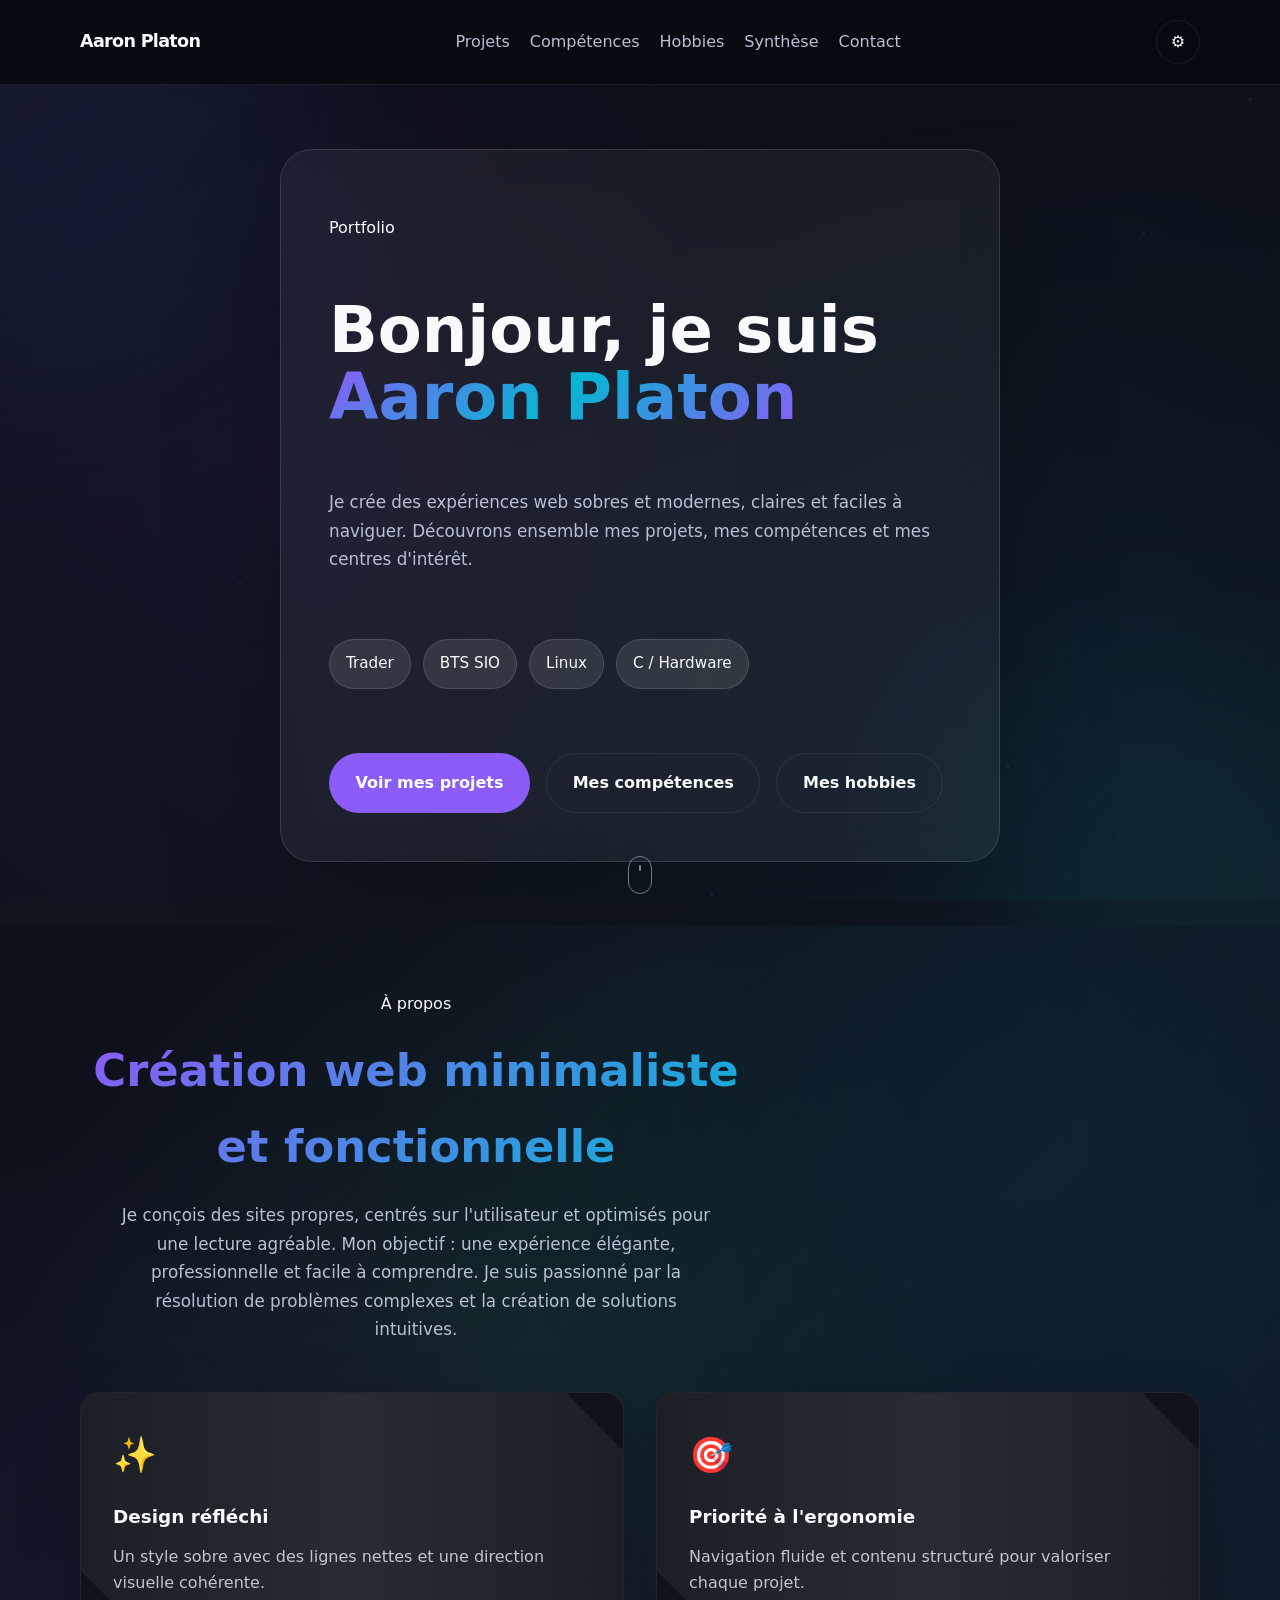
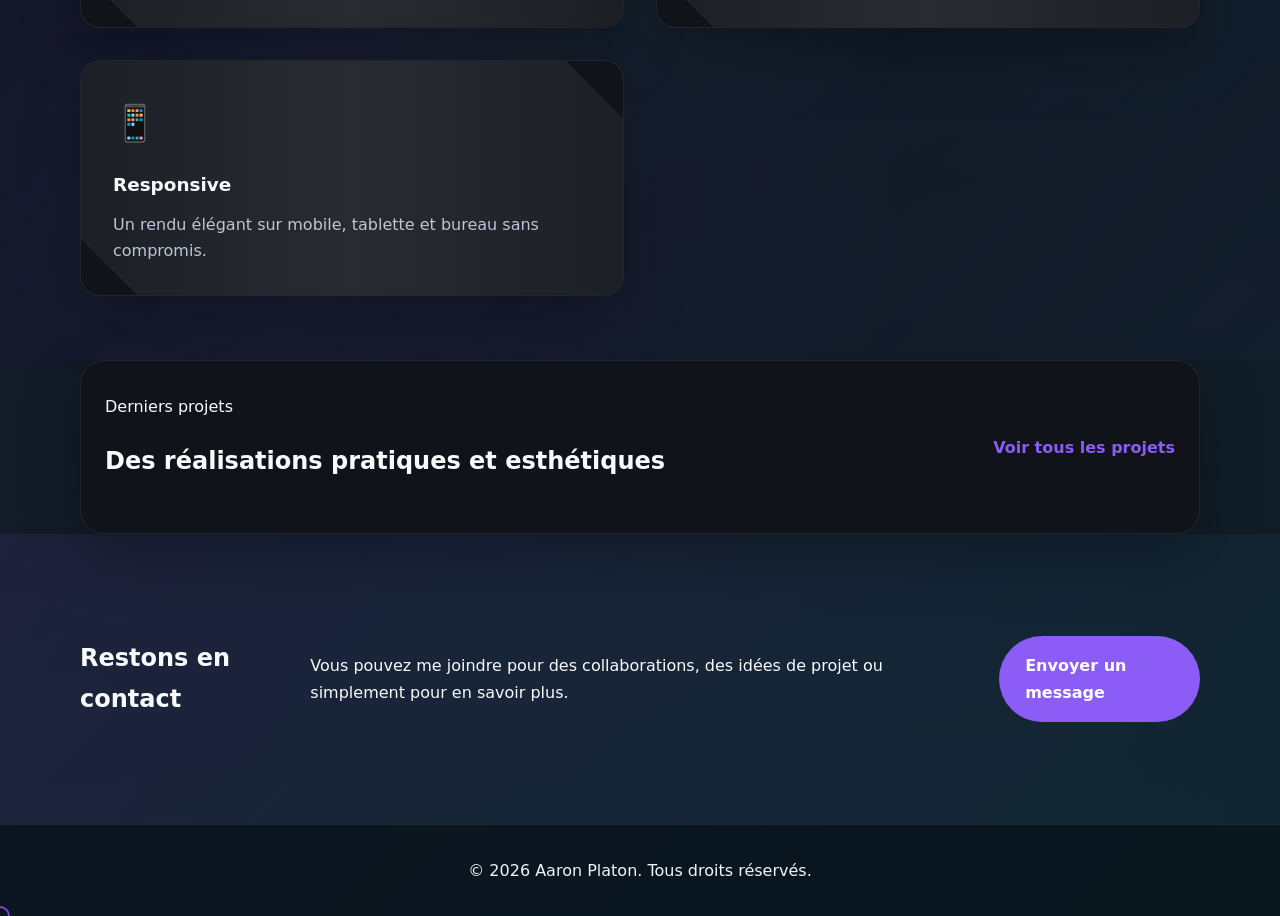
<file: index.html>
<!DOCTYPE html>
<html lang="fr">
  <head>
    <meta charset="UTF-8" />
    <meta name="viewport" content="width=device-width, initial-scale=1.0" />
    <title>Aaron Platon - Portfolio</title>
    <link rel="stylesheet" href="styles.css" />
    <script src="script.js" defer></script>
  </head>
  <body data-theme="dark">
    <header class="site-header">
      <div class="container header-inner">
        <a class="brand" href="index.html">Aaron Platon</a>
        <nav class="nav-menu">
          <a href="projects.html">Projets</a>
          <a href="skills.html">Compétences</a>
          <a href="hobbies.html">Hobbies</a>
          <a href="fiche-synthese.html">Synthèse</a>
          <a href="#contact">Contact</a>
        </nav>
        <div class="settings-menu">
          <button class="settings-button" type="button" aria-label="Ouvrir paramètres">
            ⚙️
          </button>
          <div class="settings-panel" aria-hidden="true">
            <div class="settings-header">
              <span>Paramètres</span>
              <button class="settings-close" type="button" aria-label="Fermer paramètres">×</button>
            </div>
            <div class="settings-item">
              <p>Thème</p>
              <button class="theme-toggle" type="button" aria-label="Basculer thème">
                <span class="theme-icon">🌙</span>
                <span class="theme-label">Mode sombre</span>
              </button>
            </div>
          </div>
        </div>
      </div>
    </header>

    <main>
      <section class="hero">
        <div class="hero-bg">
          <div class="hero-blob blob-1"></div>
          <div class="hero-blob blob-2"></div>
          <div class="hero-blob blob-3"></div>
          <div class="particles"></div>
        </div>
        <div class="container hero-content">
          <p class="eyebrow">Portfolio</p>
          <h1 class="hero-title">
            Bonjour, je suis <span class="gradient-text">Aaron Platon</span>
          </h1>
          <p class="hero-subtitle">
            Je crée des expériences web sobres et modernes, claires et faciles à naviguer.
            Découvrons ensemble mes projets, mes compétences et mes centres d'intérêt.
          </p>
          <div class="hero-badges">
            <span class="hero-badge">Trader</span>
            <span class="hero-badge">BTS SIO</span>
            <span class="hero-badge">Linux</span>
            <span class="hero-badge">C / Hardware</span>
          </div>
          <div class="hero-actions">
            <a class="btn btn-primary" href="projects.html">Voir mes projets</a>
            <a class="btn btn-secondary" href="skills.html">Mes compétences</a>
            <a class="btn btn-secondary" href="hobbies.html">Mes hobbies</a>
          </div>
        </div>
        <div class="scroll-indicator">
          <div class="mouse"></div>
        </div>
      </section>

      <section class="about">
        <div class="container">
          <div class="section-header">
            <span>À propos</span>
            <h2>Création web minimaliste et fonctionnelle</h2>

            <p>Je conçois des sites propres, centrés sur l'utilisateur et optimisés pour une lecture agréable. Mon objectif : une expérience élégante, professionnelle et facile à comprendre. Je suis passionné par la résolution de problèmes complexes et la création de solutions intuitives.</p>
          </div>
          <div class="about-grid">
            <article class="about-card">
              <div class="about-icon">✨</div>
              <h3>Design réfléchi</h3>
              <p>Un style sobre avec des lignes nettes et une direction visuelle cohérente.</p>
            </article>
            <article class="about-card">
              <div class="about-icon">🎯</div>
              <h3>Priorité à l'ergonomie</h3>
              <p>Navigation fluide et contenu structuré pour valoriser chaque projet.</p>
            </article>
            <article class="about-card">
              <div class="about-icon">📱</div>
              <h3>Responsive</h3>
              <p>Un rendu élégant sur mobile, tablette et bureau sans compromis.</p>
            </article>
          </div>
          <!-- Ajout d'une image ici si vous le souhaitez -->
          <!-- <img src="votre-image.jpg" alt="Photo de Aaron Platon" class="about-image"> -->
        </div>
      </section>

      <section class="featured">
        <div class="container featured-inner">
          <div>
            <span>Derniers projets</span>
            <h2>Des réalisations pratiques et esthétiques</h2>
          </div>
          <a class="text-link" href="projects.html">Voir tous les projets</a>
        </div>
      </section>

      <section class="contact" id="contact">
        <div class="container contact-inner">
          <h2>Restons en contact</h2>
          <p>
            Vous pouvez me joindre pour des collaborations, des idées de projet ou simplement pour en savoir plus.
          </p>
          <a class="btn btn-primary" href="mailto:pltn.aaronpro@free.fr">Envoyer un message</a>
        </div>
      </section>
    </main>

    <footer class="site-footer">
      <div class="container footer-inner">
        <p>&copy; 2026 Aaron Platon. Tous droits réservés.</p>
      </div>
    </footer>
  </body>
</html>
</file>
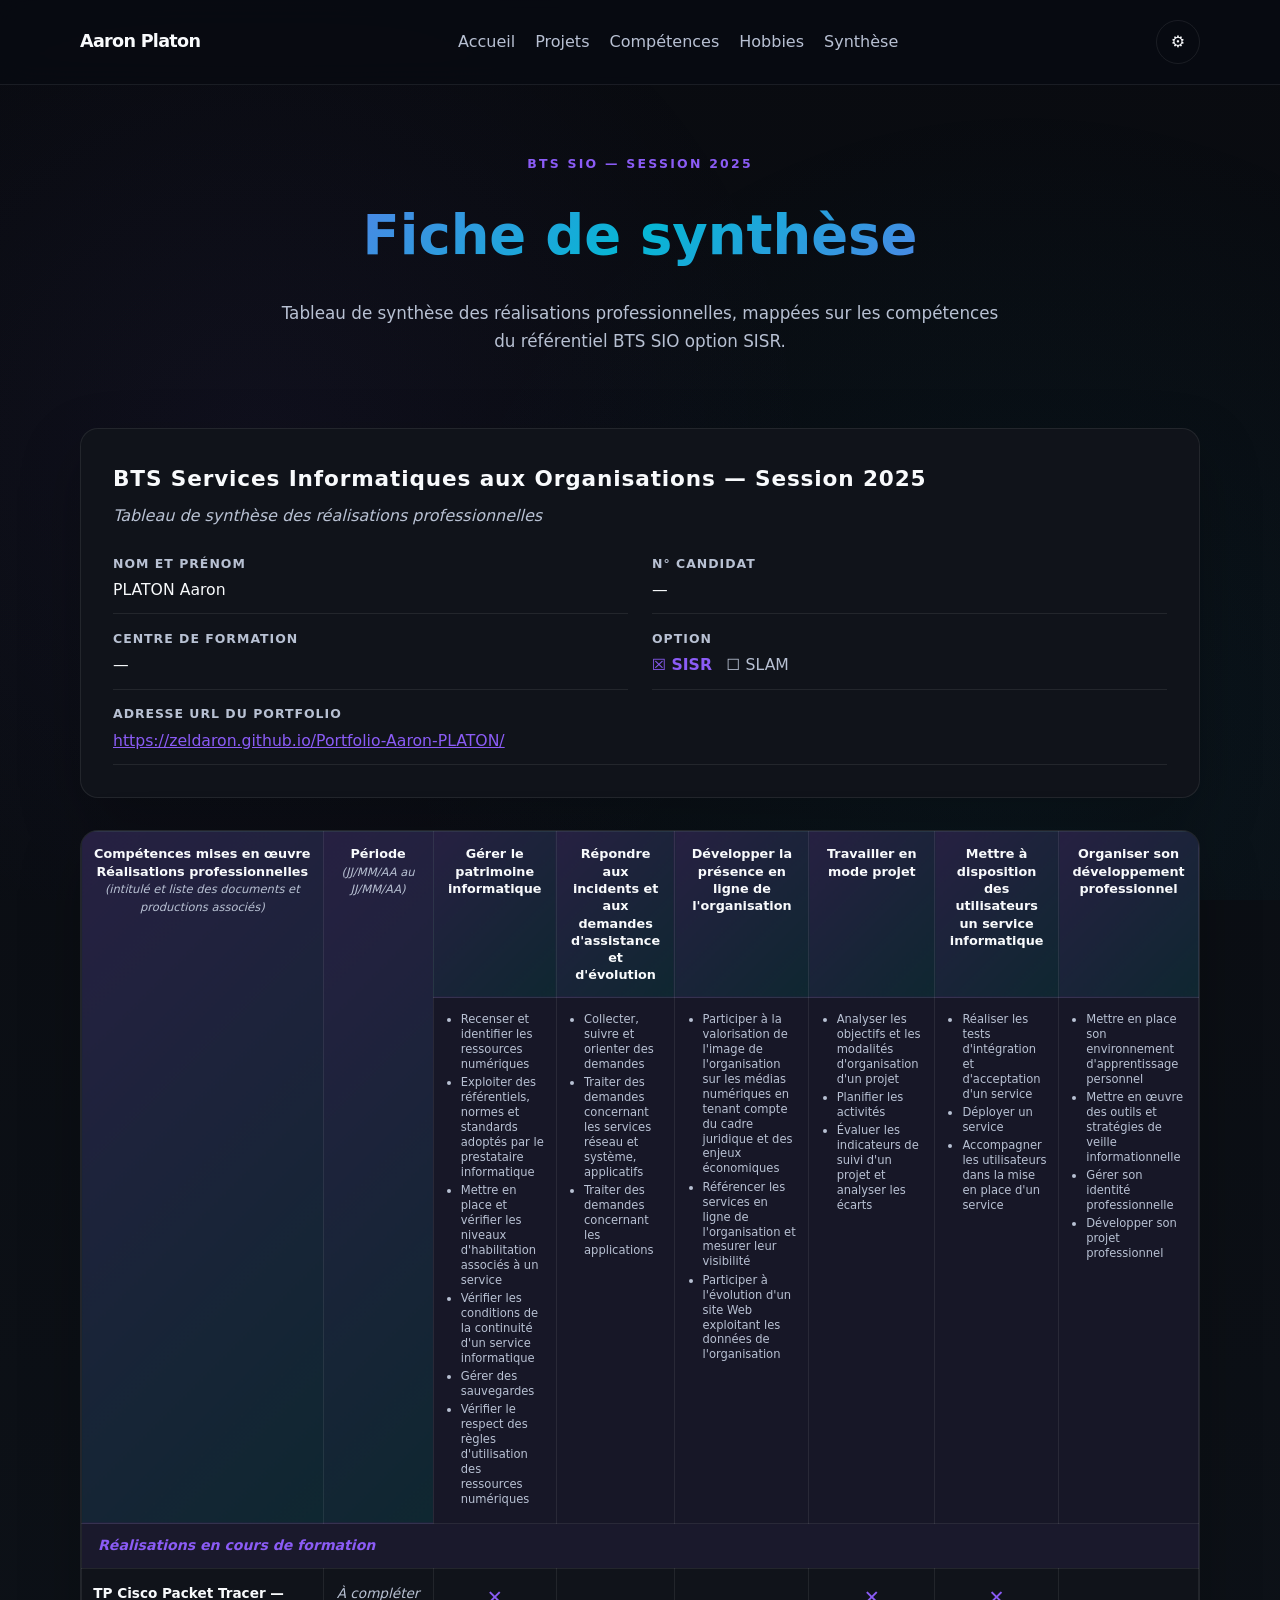
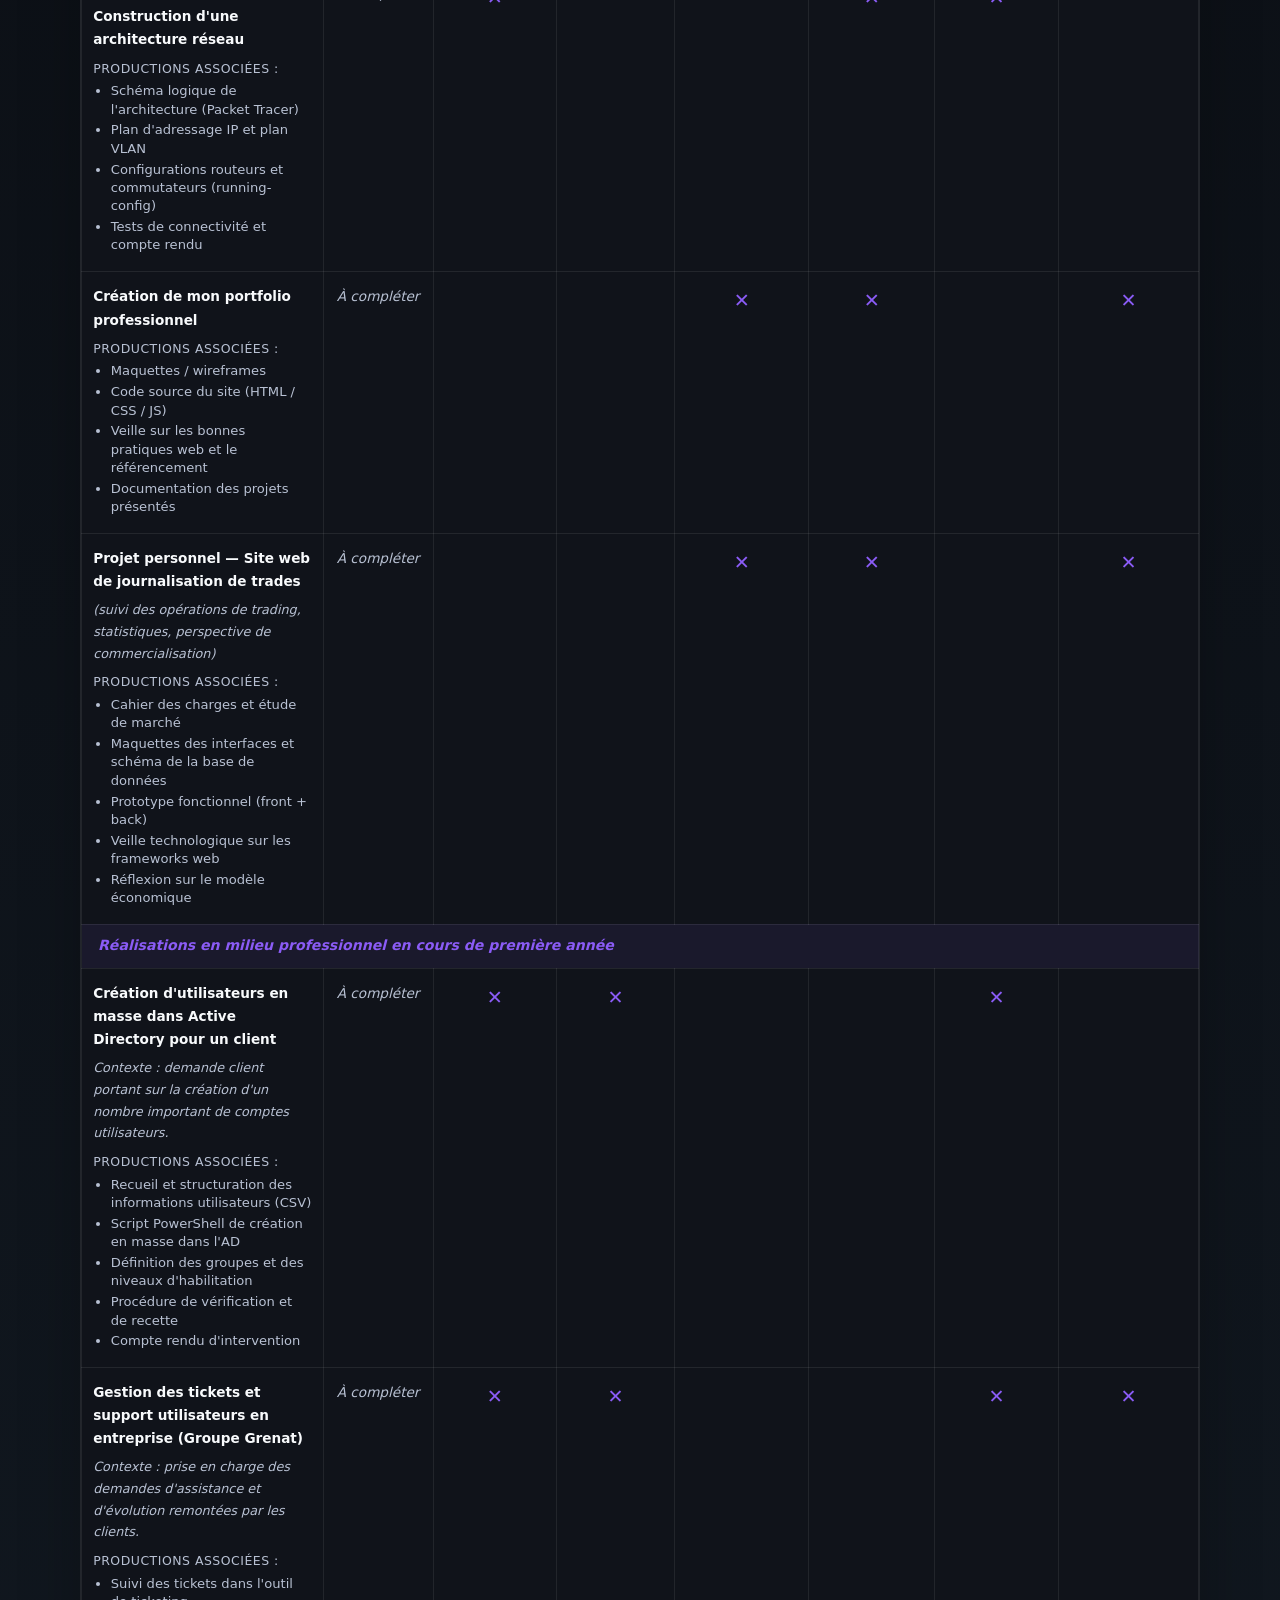
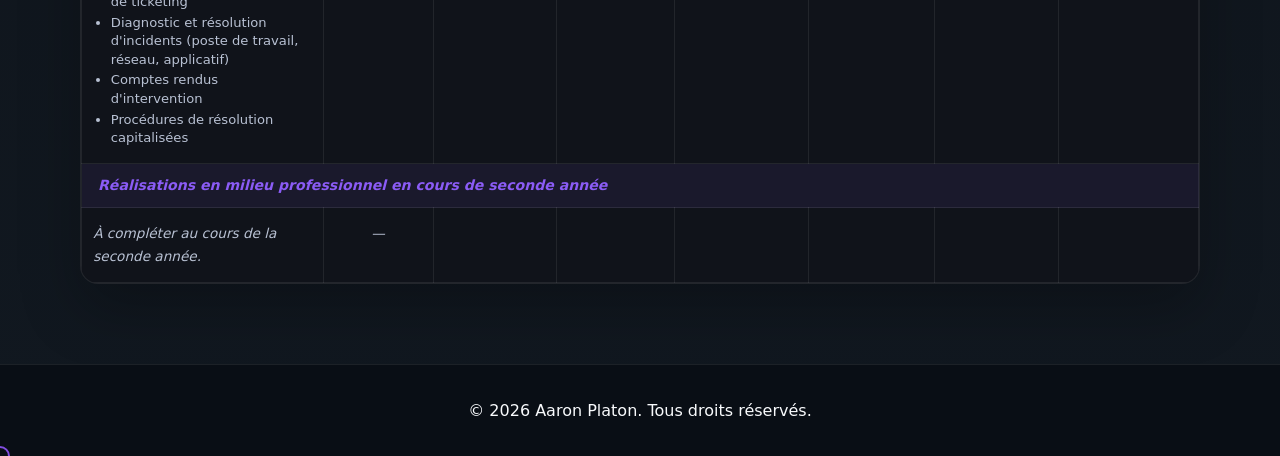
<file: fiche-synthese.html>
<!DOCTYPE html>
<html lang="fr">
  <head>
    <meta charset="UTF-8" />
    <meta name="viewport" content="width=device-width, initial-scale=1.0" />
    <title>Fiche de synthèse - Aaron Platon</title>
    <link rel="stylesheet" href="styles.css" />
    <script src="script.js" defer></script>
  </head>
  <body data-theme="dark">
    <header class="site-header">
      <div class="container header-inner">
        <a class="brand" href="index.html">Aaron Platon</a>
        <nav class="nav-menu">
          <a href="index.html">Accueil</a>
          <a href="projects.html">Projets</a>
          <a href="skills.html">Compétences</a>
          <a href="hobbies.html">Hobbies</a>
          <a href="fiche-synthese.html">Synthèse</a>
        </nav>
        <div class="settings-menu">
          <button class="settings-button" type="button" aria-label="Ouvrir paramètres">
            ⚙️
          </button>
          <div class="settings-panel" aria-hidden="true">
            <div class="settings-header">
              <span>Paramètres</span>
              <button class="settings-close" type="button" aria-label="Fermer paramètres">×</button>
            </div>
            <div class="settings-item">
              <p>Thème</p>
              <button class="theme-toggle" type="button" aria-label="Basculer thème">
                <span class="theme-icon">🌙</span>
                <span class="theme-label">Mode sombre</span>
              </button>
            </div>
          </div>
        </div>
      </div>
    </header>

    <main>
      <section class="page-hero">
        <div class="container">
          <span>BTS SIO — Session 2025</span>
          <h1>Fiche de synthèse</h1>
          <p>Tableau de synthèse des réalisations professionnelles, mappées sur les compétences du référentiel BTS SIO option SISR.</p>
        </div>
      </section>

      <section class="synthese">
        <div class="container">
          <div class="synthese-header">
            <h2>BTS Services Informatiques aux Organisations — Session 2025</h2>
            <p class="synthese-sub">Tableau de synthèse des réalisations professionnelles</p>
            <dl class="synthese-meta">
              <div><dt>NOM et prénom</dt><dd>PLATON Aaron</dd></div>
              <div><dt>N° candidat</dt><dd>—</dd></div>
              <div><dt>Centre de formation</dt><dd>—</dd></div>
              <div><dt>Option</dt><dd><span class="opt opt-checked">☒ SISR</span> <span class="opt">☐ SLAM</span></dd></div>
              <div class="synthese-meta-full"><dt>Adresse URL du portfolio</dt><dd><a href="https://zeldaron.github.io/Portfolio-Aaron-PLATON/">https://zeldaron.github.io/Portfolio-Aaron-PLATON/</a></dd></div>
            </dl>
          </div>

          <div class="synthese-table-wrap">
            <table class="synthese-table">
              <thead>
                <tr>
                  <th class="col-realisation" rowspan="2">
                    Compétences mises en œuvre<br>
                    Réalisations professionnelles<br>
                    <span class="th-sub">(intitulé et liste des documents et productions associés)</span>
                  </th>
                  <th class="col-periode" rowspan="2">Période<br><span class="th-sub">(JJ/MM/AA au JJ/MM/AA)</span></th>
                  <th>Gérer le patrimoine informatique</th>
                  <th>Répondre aux incidents et aux demandes d'assistance et d'évolution</th>
                  <th>Développer la présence en ligne de l'organisation</th>
                  <th>Travailler en mode projet</th>
                  <th>Mettre à disposition des utilisateurs un service informatique</th>
                  <th>Organiser son développement professionnel</th>
                </tr>
                <tr class="th-detail-row">
                  <th><ul><li>Recenser et identifier les ressources numériques</li><li>Exploiter des référentiels, normes et standards adoptés par le prestataire informatique</li><li>Mettre en place et vérifier les niveaux d'habilitation associés à un service</li><li>Vérifier les conditions de la continuité d'un service informatique</li><li>Gérer des sauvegardes</li><li>Vérifier le respect des règles d'utilisation des ressources numériques</li></ul></th>
                  <th><ul><li>Collecter, suivre et orienter des demandes</li><li>Traiter des demandes concernant les services réseau et système, applicatifs</li><li>Traiter des demandes concernant les applications</li></ul></th>
                  <th><ul><li>Participer à la valorisation de l'image de l'organisation sur les médias numériques en tenant compte du cadre juridique et des enjeux économiques</li><li>Référencer les services en ligne de l'organisation et mesurer leur visibilité</li><li>Participer à l'évolution d'un site Web exploitant les données de l'organisation</li></ul></th>
                  <th><ul><li>Analyser les objectifs et les modalités d'organisation d'un projet</li><li>Planifier les activités</li><li>Évaluer les indicateurs de suivi d'un projet et analyser les écarts</li></ul></th>
                  <th><ul><li>Réaliser les tests d'intégration et d'acceptation d'un service</li><li>Déployer un service</li><li>Accompagner les utilisateurs dans la mise en place d'un service</li></ul></th>
                  <th><ul><li>Mettre en place son environnement d'apprentissage personnel</li><li>Mettre en œuvre des outils et stratégies de veille informationnelle</li><li>Gérer son identité professionnelle</li><li>Développer son projet professionnel</li></ul></th>
                </tr>
              </thead>
              <tbody>
                <tr class="row-section"><td colspan="8"><em>Réalisations en cours de formation</em></td></tr>

                <tr>
                  <td class="cell-realisation">
                    <strong>TP Cisco Packet Tracer — Construction d'une architecture réseau</strong>
                    <span class="prod">Productions associées :</span>
                    <ul>
                      <li>Schéma logique de l'architecture (Packet Tracer)</li>
                      <li>Plan d'adressage IP et plan VLAN</li>
                      <li>Configurations routeurs et commutateurs (running-config)</li>
                      <li>Tests de connectivité et compte rendu</li>
                    </ul>
                  </td>
                  <td class="cell-periode">À compléter</td>
                  <td class="mark">✕</td>
                  <td></td>
                  <td></td>
                  <td class="mark">✕</td>
                  <td class="mark">✕</td>
                  <td></td>
                </tr>

                <tr>
                  <td class="cell-realisation">
                    <strong>Création de mon portfolio professionnel</strong>
                    <span class="prod">Productions associées :</span>
                    <ul>
                      <li>Maquettes / wireframes</li>
                      <li>Code source du site (HTML / CSS / JS)</li>
                      <li>Veille sur les bonnes pratiques web et le référencement</li>
                      <li>Documentation des projets présentés</li>
                    </ul>
                  </td>
                  <td class="cell-periode">À compléter</td>
                  <td></td>
                  <td></td>
                  <td class="mark">✕</td>
                  <td class="mark">✕</td>
                  <td></td>
                  <td class="mark">✕</td>
                </tr>

                <tr>
                  <td class="cell-realisation">
                    <strong>Projet personnel — Site web de journalisation de trades</strong>
                    <span class="ctx">(suivi des opérations de trading, statistiques, perspective de commercialisation)</span>
                    <span class="prod">Productions associées :</span>
                    <ul>
                      <li>Cahier des charges et étude de marché</li>
                      <li>Maquettes des interfaces et schéma de la base de données</li>
                      <li>Prototype fonctionnel (front + back)</li>
                      <li>Veille technologique sur les frameworks web</li>
                      <li>Réflexion sur le modèle économique</li>
                    </ul>
                  </td>
                  <td class="cell-periode">À compléter</td>
                  <td></td>
                  <td></td>
                  <td class="mark">✕</td>
                  <td class="mark">✕</td>
                  <td></td>
                  <td class="mark">✕</td>
                </tr>

                <tr class="row-section"><td colspan="8"><em>Réalisations en milieu professionnel en cours de première année</em></td></tr>

                <tr>
                  <td class="cell-realisation">
                    <strong>Création d'utilisateurs en masse dans Active Directory pour un client</strong>
                    <span class="ctx">Contexte : demande client portant sur la création d'un nombre important de comptes utilisateurs.</span>
                    <span class="prod">Productions associées :</span>
                    <ul>
                      <li>Recueil et structuration des informations utilisateurs (CSV)</li>
                      <li>Script PowerShell de création en masse dans l'AD</li>
                      <li>Définition des groupes et des niveaux d'habilitation</li>
                      <li>Procédure de vérification et de recette</li>
                      <li>Compte rendu d'intervention</li>
                    </ul>
                  </td>
                  <td class="cell-periode">À compléter</td>
                  <td class="mark">✕</td>
                  <td class="mark">✕</td>
                  <td></td>
                  <td></td>
                  <td class="mark">✕</td>
                  <td></td>
                </tr>

                <tr>
                  <td class="cell-realisation">
                    <strong>Gestion des tickets et support utilisateurs en entreprise (Groupe Grenat)</strong>
                    <span class="ctx">Contexte : prise en charge des demandes d'assistance et d'évolution remontées par les clients.</span>
                    <span class="prod">Productions associées :</span>
                    <ul>
                      <li>Suivi des tickets dans l'outil de ticketing</li>
                      <li>Diagnostic et résolution d'incidents (poste de travail, réseau, applicatif)</li>
                      <li>Comptes rendus d'intervention</li>
                      <li>Procédures de résolution capitalisées</li>
                    </ul>
                  </td>
                  <td class="cell-periode">À compléter</td>
                  <td class="mark">✕</td>
                  <td class="mark">✕</td>
                  <td></td>
                  <td></td>
                  <td class="mark">✕</td>
                  <td class="mark">✕</td>
                </tr>

                <tr class="row-section"><td colspan="8"><em>Réalisations en milieu professionnel en cours de seconde année</em></td></tr>
                <tr class="row-empty">
                  <td class="cell-realisation"><em>À compléter au cours de la seconde année.</em></td>
                  <td class="cell-periode">—</td>
                  <td></td><td></td><td></td><td></td><td></td><td></td>
                </tr>
              </tbody>
            </table>
          </div>
        </div>
      </section>
    </main>

    <footer class="site-footer">
      <div class="container footer-inner">
        <p>&copy; 2026 Aaron Platon. Tous droits réservés.</p>
      </div>
    </footer>
  </body>
</html>
</file>
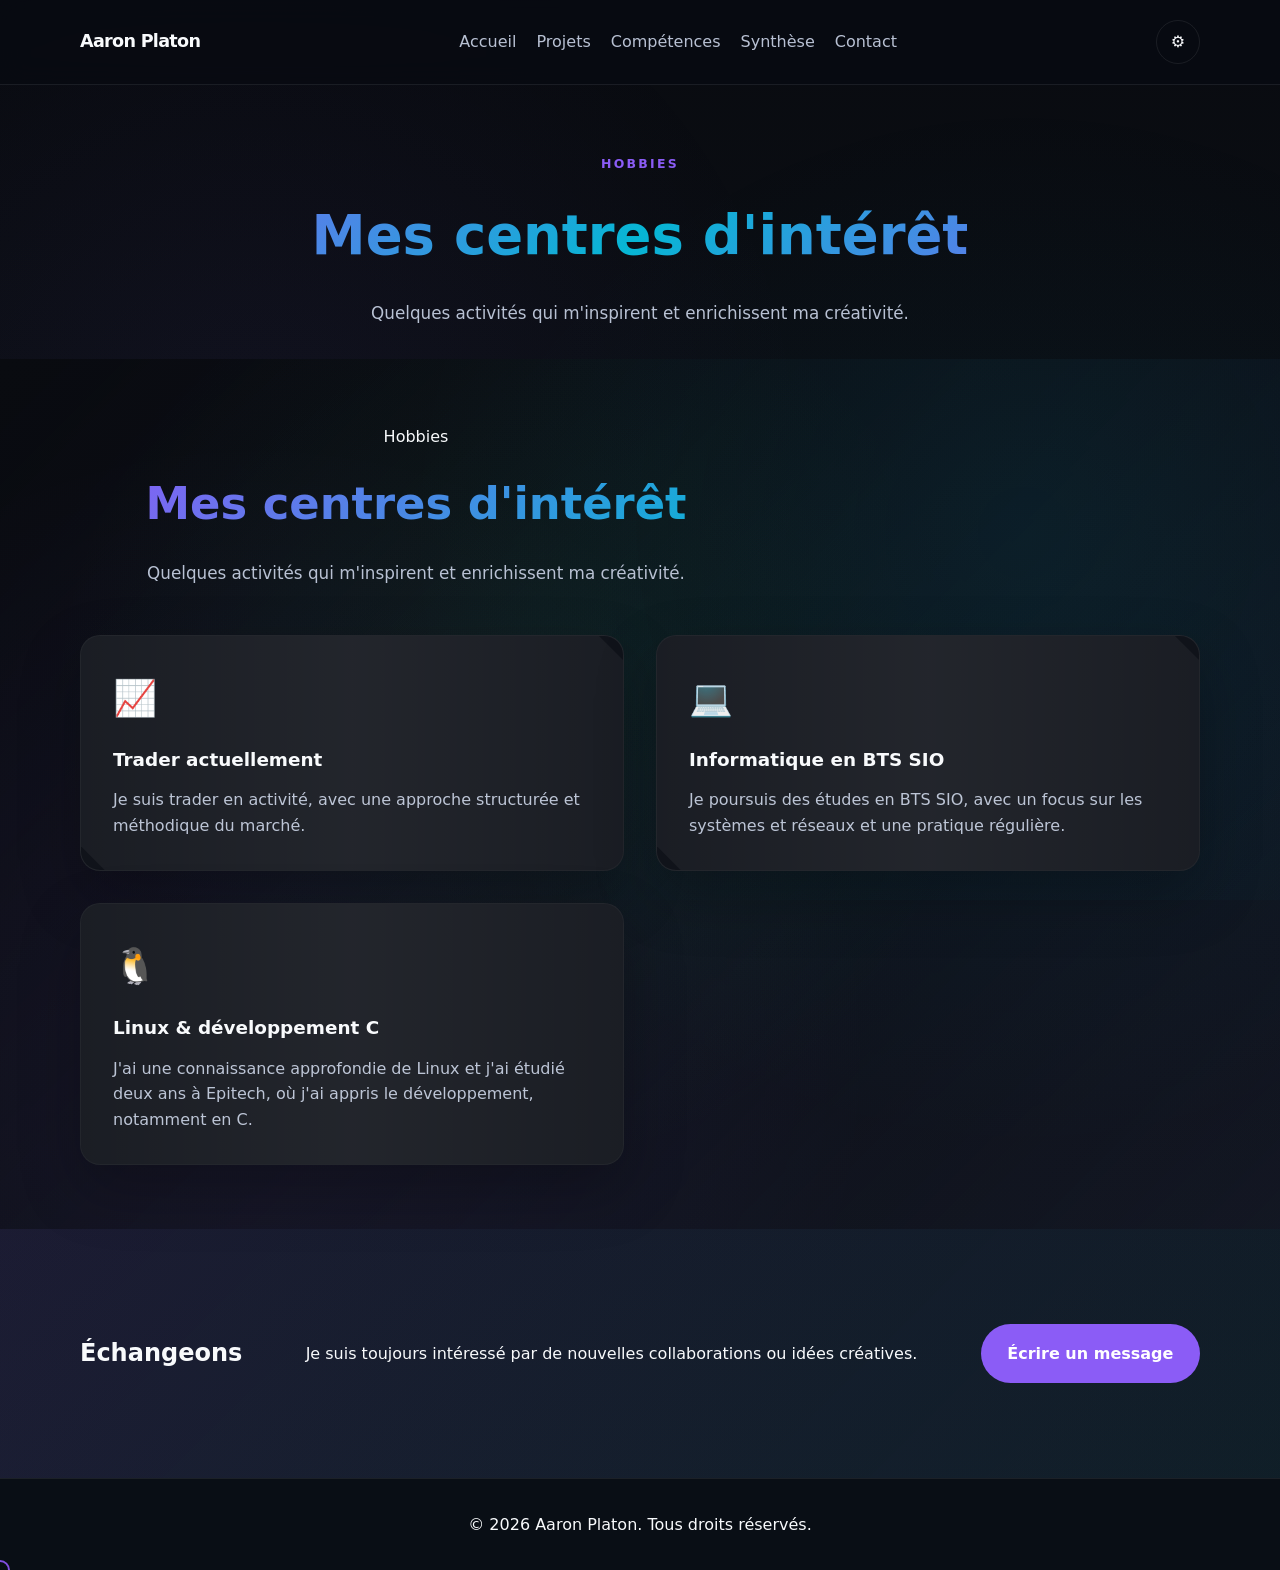
<file: hobbies.html>
<!DOCTYPE html>
<html lang="fr">
  <head>
    <meta charset="UTF-8" />
    <meta name="viewport" content="width=device-width, initial-scale=1.0" />
    <title>Hobbies - Aaron Platon</title>
    <link rel="stylesheet" href="styles.css" />
    <script src="script.js" defer></script>
  </head>
  <body data-theme="dark">
    <header class="site-header">
      <div class="container header-inner">
        <a class="brand" href="index.html">Aaron Platon</a>
        <nav class="nav-menu">
          <a href="index.html">Accueil</a>
          <a href="projects.html">Projets</a>
          <a href="skills.html">Compétences</a>
          <a href="fiche-synthese.html">Synthèse</a>
          <a href="#contact">Contact</a>
        </nav>
        <div class="settings-menu">
          <button class="settings-button" type="button" aria-label="Ouvrir paramètres">
            ⚙️
          </button>
          <div class="settings-panel" aria-hidden="true">
            <div class="settings-header">
              <span>Paramètres</span>
              <button class="settings-close" type="button" aria-label="Fermer paramètres">×</button>
            </div>
            <div class="settings-item">
              <p>Thème</p>
              <button class="theme-toggle" type="button" aria-label="Basculer thème">
                <span class="theme-icon">🌙</span>
                <span class="theme-label">Mode sombre</span>
              </button>
            </div>
          </div>
        </div>
      </div>
    </header>

    <main>
      <section class="page-hero">
        <div class="container">
          <span>Hobbies</span>
          <h1>Mes centres d'intérêt</h1>
          <p>Quelques activités qui m'inspirent et enrichissent ma créativité.</p>
        </div>
      </section>

      <section class="hobbies">
        <div class="container">
          <div class="section-header">
            <span>Hobbies</span>
            <h2>Mes centres d'intérêt</h2>
            <p>Quelques activités qui m'inspirent et enrichissent ma créativité.</p>
          </div>
          <div class="hobbies-grid">
            <article class="hobby-card">
              <div class="hobby-icon">📈</div>
              <div class="hobby-content">
                <h3>Trader actuellement</h3>
                <p>Je suis trader en activité, avec une approche structurée et méthodique du marché.</p>
              </div>
            </article>
            <article class="hobby-card">
              <div class="hobby-icon">💻</div>
              <div class="hobby-content">
                <h3>Informatique en BTS SIO</h3>
                <p>Je poursuis des études en BTS SIO, avec un focus sur les systèmes et réseaux et une pratique régulière.</p>
              </div>
            </article>
            <article class="hobby-card">
              <div class="hobby-icon">🐧</div>
              <div class="hobby-content">
                <h3>Linux & développement C</h3>
                <p>J'ai une connaissance approfondie de Linux et j'ai étudié deux ans à Epitech, où j'ai appris le développement, notamment en C.</p>
              </div>
            </article>
          </div>
        </div>
      </section>

      <section class="contact" id="contact">
        <div class="container contact-inner">
          <h2>Échangeons</h2>
          <p>Je suis toujours intéressé par de nouvelles collaborations ou idées créatives.</p>
          <a class="btn btn-primary" href="mailto:pltn.aaronpro@free.fr">Écrire un message</a>
        </div>
      </section>
    </main>

    <footer class="site-footer">
      <div class="container footer-inner">
        <p>&copy; 2026 Aaron Platon. Tous droits réservés.</p>
      </div>
    </footer>
  </body>
</html>
</file>
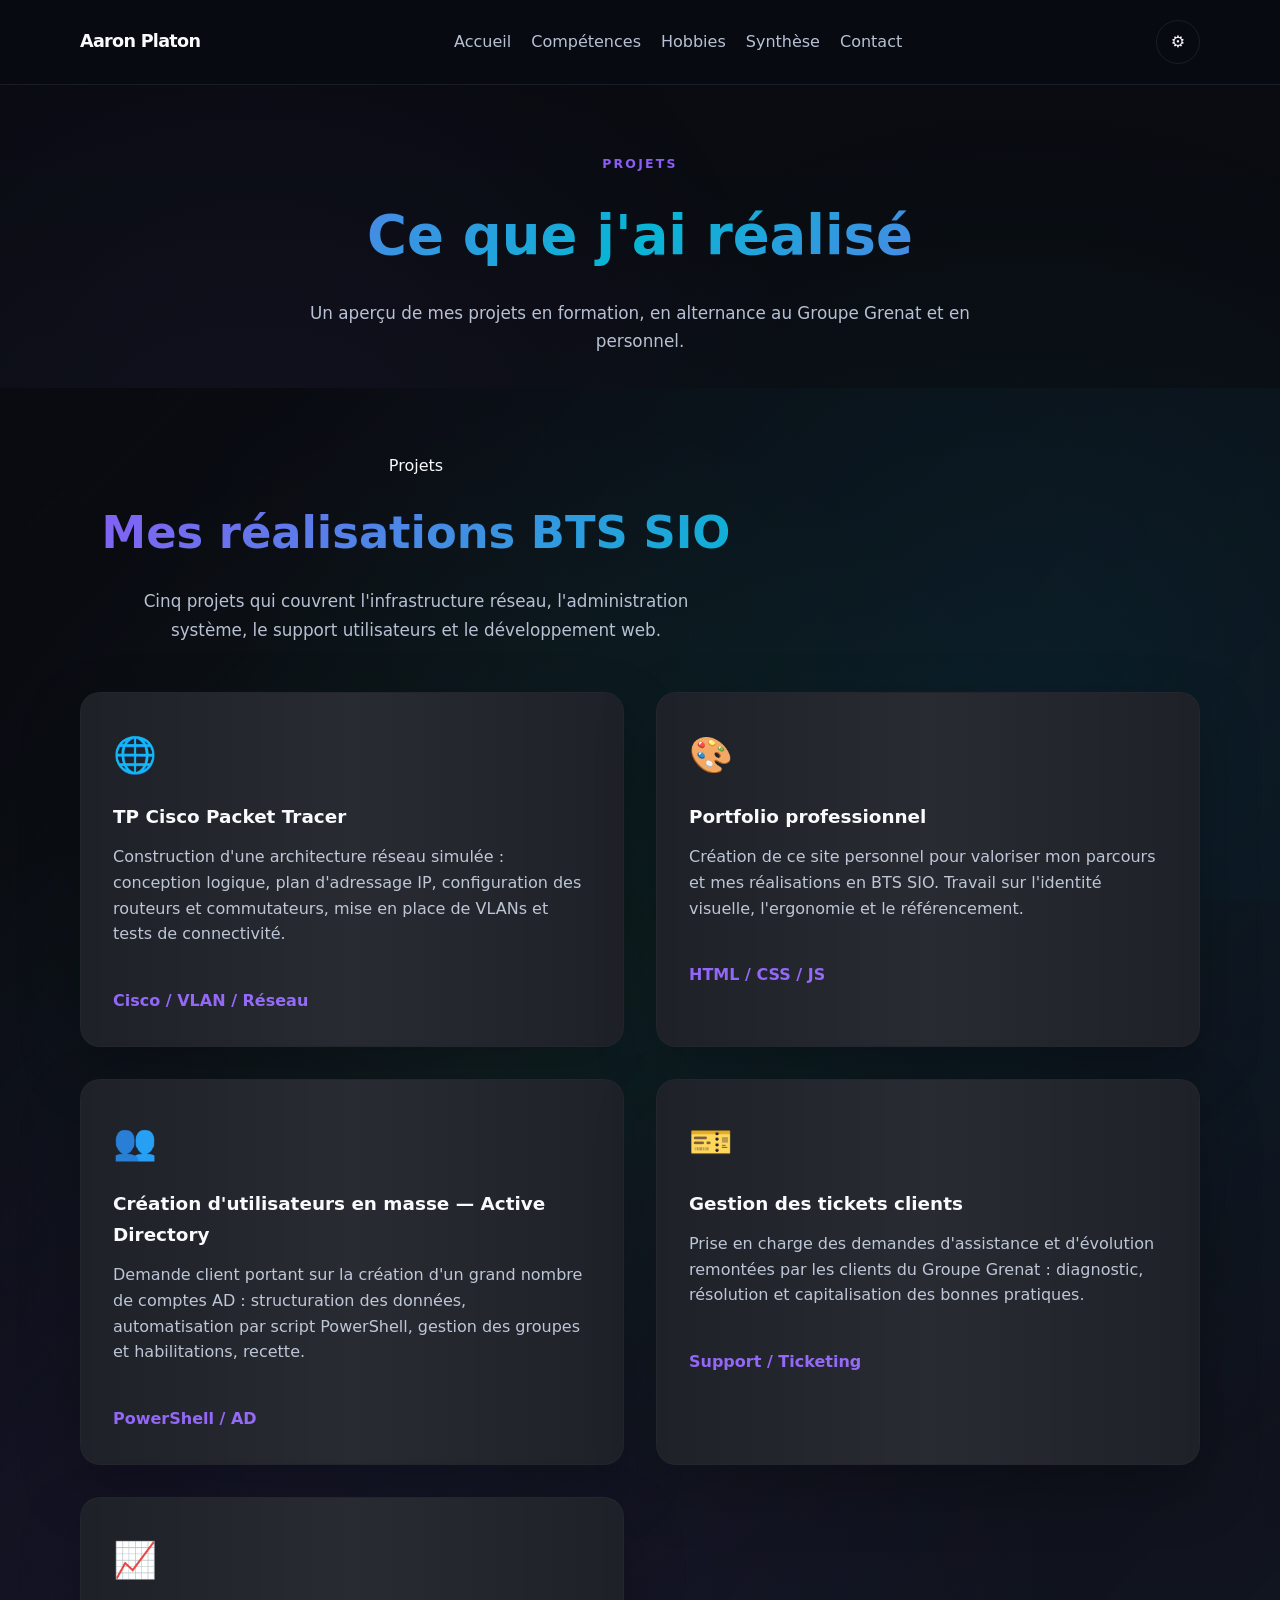
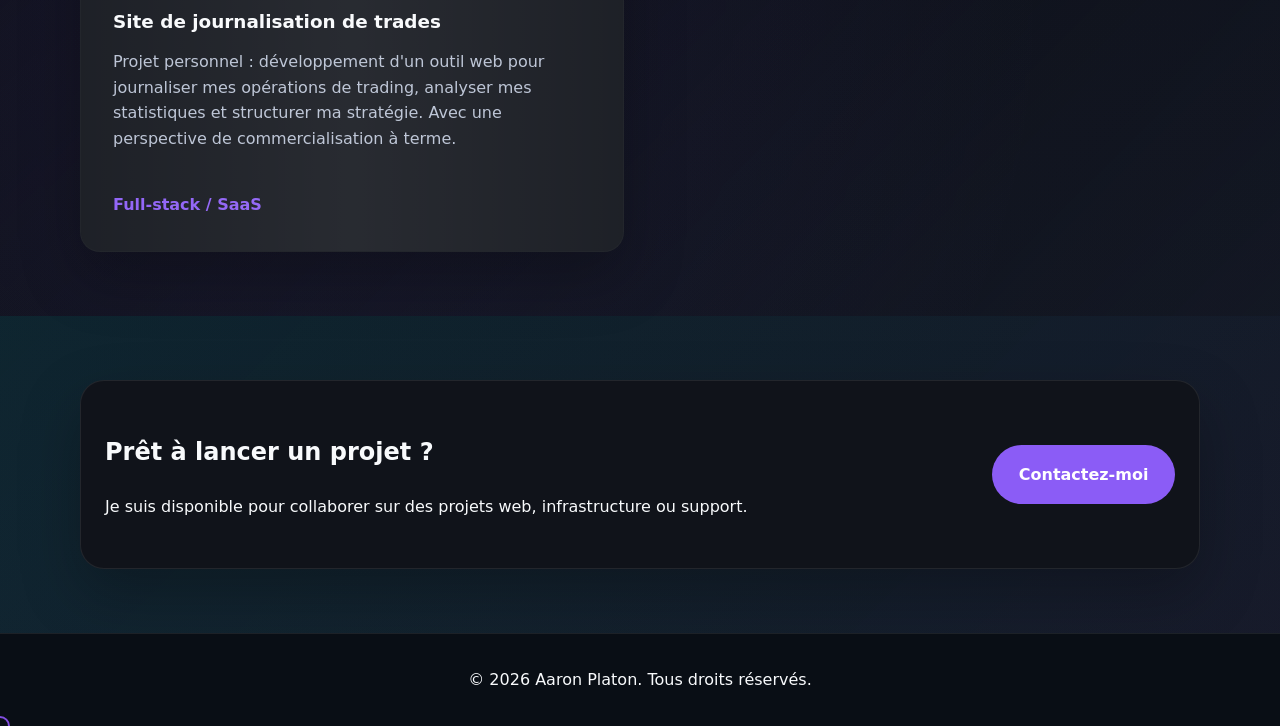
<file: projects.html>
<!DOCTYPE html>
<html lang="fr">
  <head>
    <meta charset="UTF-8" />
    <meta name="viewport" content="width=device-width, initial-scale=1.0" />
    <title>Projets - Aaron Platon</title>
    <link rel="stylesheet" href="styles.css" />
    <script src="script.js" defer></script>
  </head>
  <body data-theme="dark">
    <header class="site-header">
      <div class="container header-inner">
        <a class="brand" href="index.html">Aaron Platon</a>
        <nav class="nav-menu">
          <a href="index.html">Accueil</a>
          <a href="skills.html">Compétences</a>
          <a href="hobbies.html">Hobbies</a>
          <a href="fiche-synthese.html">Synthèse</a>
          <a href="#projects">Contact</a>
        </nav>
        <div class="settings-menu">
          <button class="settings-button" type="button" aria-label="Ouvrir paramètres">
            ⚙️
          </button>
          <div class="settings-panel" aria-hidden="true">
            <div class="settings-header">
              <span>Paramètres</span>
              <button class="settings-close" type="button" aria-label="Fermer paramètres">×</button>
            </div>
            <div class="settings-item">
              <p>Thème</p>
              <button class="theme-toggle" type="button" aria-label="Basculer thème">
                <span class="theme-icon">🌙</span>
                <span class="theme-label">Mode sombre</span>
              </button>
            </div>
          </div>
        </div>
      </div>
    </header>

    <main>
      <section class="page-hero">
        <div class="container">
          <span>Projets</span>
          <h1>Ce que j'ai réalisé</h1>
          <p>Un aperçu de mes projets en formation, en alternance au Groupe Grenat et en personnel.</p>
        </div>
      </section>

      <section class="projects" id="projects">
        <div class="container">
          <div class="section-header">
            <span>Projets</span>
            <h2>Mes réalisations BTS SIO</h2>
            <p>Cinq projets qui couvrent l'infrastructure réseau, l'administration système, le support utilisateurs et le développement web.</p>
          </div>
          <div class="projects-grid">

            <article class="project-card">
              <div class="project-icon">🌐</div>
              <div class="project-content">
                <h3>TP Cisco Packet Tracer</h3>
                <p>Construction d'une architecture réseau simulée : conception logique, plan d'adressage IP, configuration des routeurs et commutateurs, mise en place de VLANs et tests de connectivité.</p>
                <span class="project-tag">Cisco / VLAN / Réseau</span>
              </div>
            </article>

            <article class="project-card">
              <div class="project-icon">🎨</div>
              <div class="project-content">
                <h3>Portfolio professionnel</h3>
                <p>Création de ce site personnel pour valoriser mon parcours et mes réalisations en BTS SIO. Travail sur l'identité visuelle, l'ergonomie et le référencement.</p>
                <span class="project-tag">HTML / CSS / JS</span>
              </div>
            </article>

            <article class="project-card">
              <div class="project-icon">👥</div>
              <div class="project-content">
                <h3>Création d'utilisateurs en masse — Active Directory</h3>
                <p>Demande client portant sur la création d'un grand nombre de comptes AD : structuration des données, automatisation par script PowerShell, gestion des groupes et habilitations, recette.</p>
                <span class="project-tag">PowerShell / AD</span>
              </div>
            </article>

            <article class="project-card">
              <div class="project-icon">🎫</div>
              <div class="project-content">
                <h3>Gestion des tickets clients</h3>
                <p>Prise en charge des demandes d'assistance et d'évolution remontées par les clients du Groupe Grenat : diagnostic, résolution et capitalisation des bonnes pratiques.</p>
                <span class="project-tag">Support / Ticketing</span>
              </div>
            </article>

            <article class="project-card">
              <div class="project-icon">📈</div>
              <div class="project-content">
                <h3>Site de journalisation de trades</h3>
                <p>Projet personnel : développement d'un outil web pour journaliser mes opérations de trading, analyser mes statistiques et structurer ma stratégie. Avec une perspective de commercialisation à terme.</p>
                <span class="project-tag">Full-stack / SaaS</span>
              </div>
            </article>

          </div>
        </div>
      </section>

      <section class="cta-section">
        <div class="container cta-inner">
          <div>
            <h2>Prêt à lancer un projet ?</h2>
            <p>Je suis disponible pour collaborer sur des projets web, infrastructure ou support.</p>
          </div>
          <a class="btn btn-primary" href="mailto:pltn.aaronpro@free.fr">Contactez-moi</a>
        </div>
      </section>
    </main>

    <footer class="site-footer">
      <div class="container footer-inner">
        <p>&copy; 2026 Aaron Platon. Tous droits réservés.</p>
      </div>
    </footer>
  </body>
</html>
</file>
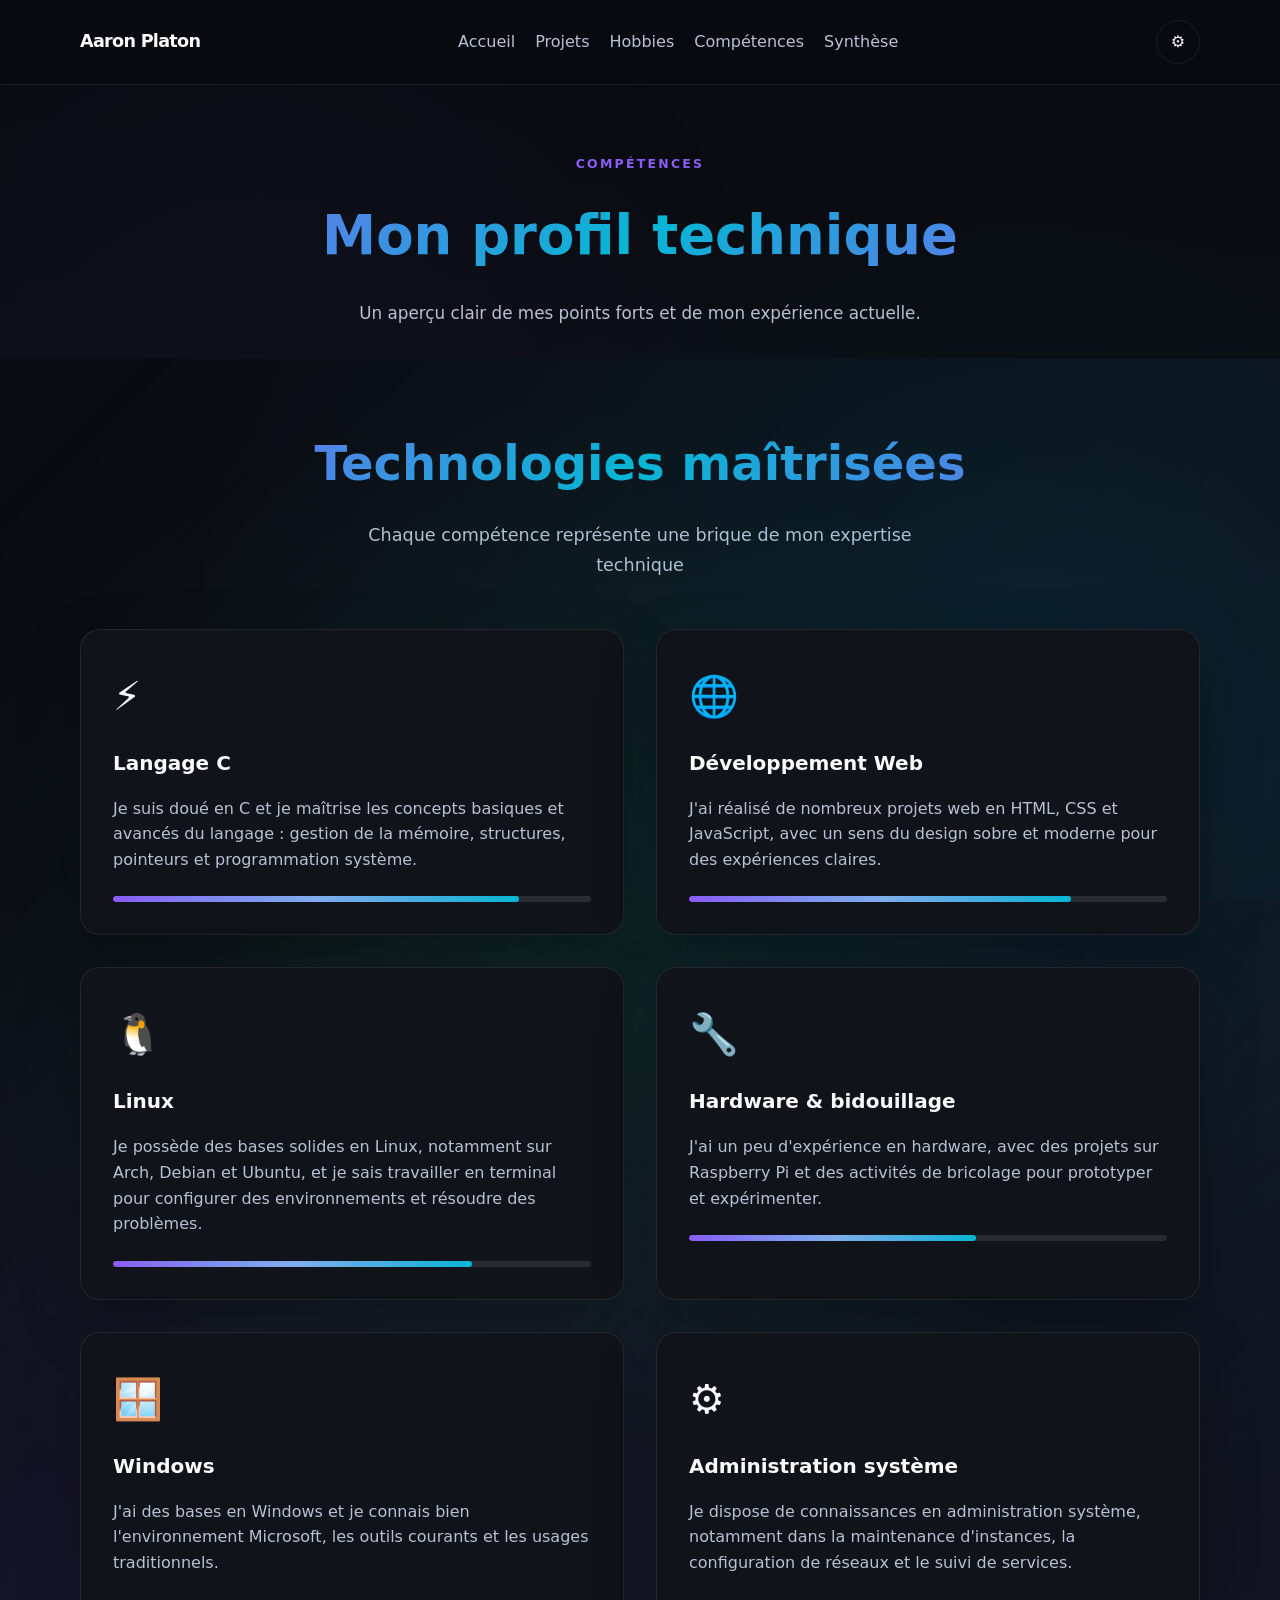
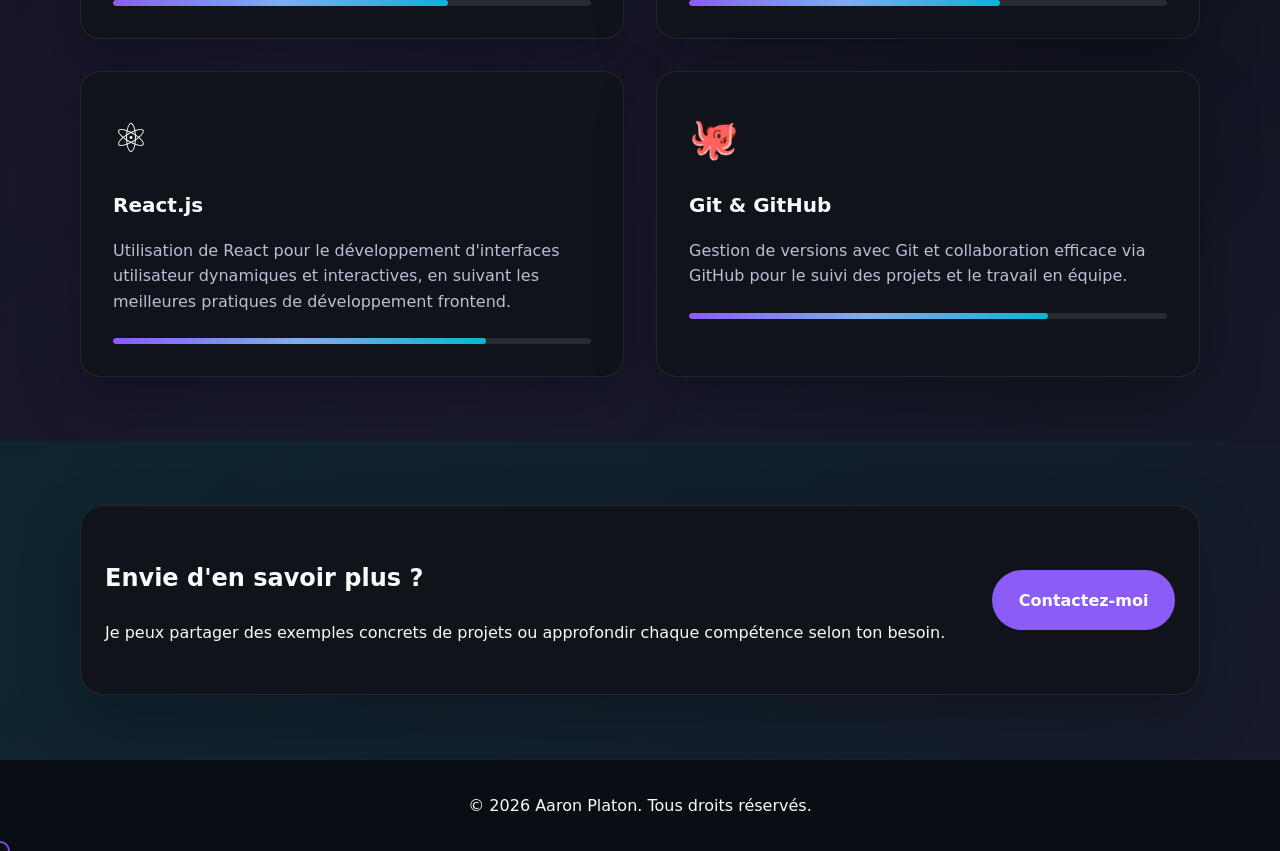
<file: skills.html>
<!DOCTYPE html>
<html lang="fr">
  <head>
    <meta charset="UTF-8" />
    <meta name="viewport" content="width=device-width, initial-scale=1.0" />
    <title>Compétences - Aaron Platon</title>
    <link rel="stylesheet" href="styles.css" />
    <script src="script.js" defer></script>
  </head>
  <body data-theme="dark">
    <header class="site-header">
      <div class="container header-inner">
        <a class="brand" href="index.html">Aaron Platon</a>
        <nav class="nav-menu">
          <a href="index.html">Accueil</a>
          <a href="projects.html">Projets</a>
          <a href="hobbies.html">Hobbies</a>
          <a href="skills.html">Compétences</a>
          <a href="fiche-synthese.html">Synthèse</a>
        </nav>
        <div class="settings-menu">
          <button class="settings-button" type="button" aria-label="Ouvrir paramètres">
            ⚙️
          </button>
          <div class="settings-panel" aria-hidden="true">
            <div class="settings-header">
              <span>Paramètres</span>
              <button class="settings-close" type="button" aria-label="Fermer paramètres">×</button>
            </div>
            <div class="settings-item">
              <p>Thème</p>
              <button class="theme-toggle" type="button" aria-label="Basculer thème">
                <span class="theme-icon">🌙</span>
                <span class="theme-label">Mode sombre</span>
              </button>
            </div>
          </div>
        </div>
      </div>
    </header>

    <main>
      <section class="page-hero">
        <div class="container">
          <span>Compétences</span>
          <h1>Mon profil technique</h1>
          <p>Un aperçu clair de mes points forts et de mon expérience actuelle.</p>
        </div>
      </section>

      <section class="skills-summary">
        <div class="container">
          <div class="skills-hero">
            <h2>Technologies maîtrisées</h2>
            <p>Chaque compétence représente une brique de mon expertise technique</p>
          </div>
          <div class="skills-grid">
            <article class="skill-card skill-card-c">
              <div class="skill-icon">⚡</div>
              <div class="skill-content">
                <h3>Langage C</h3>
                <p>
                  Je suis doué en C et je maîtrise les concepts basiques et avancés du langage : gestion de la mémoire, structures, pointeurs et programmation système.
                </p>
                <div class="skill-level">
                  <span class="level-bar" style="--level: 85%"></span>
                </div>
              </div>
            </article>
            <article class="skill-card skill-card-web">
              <div class="skill-icon">🌐</div>
              <div class="skill-content">
                <h3>Développement Web</h3>
                <p>
                  J'ai réalisé de nombreux projets web en HTML, CSS et JavaScript, avec un sens du design sobre et moderne pour des expériences claires.
                </p>
                <div class="skill-level">
                  <span class="level-bar" style="--level: 80%"></span>
                </div>
              </div>
            </article>
            <article class="skill-card skill-card-linux">
              <div class="skill-icon">🐧</div>
              <div class="skill-content">
                <h3>Linux</h3>
                <p>
                  Je possède des bases solides en Linux, notamment sur Arch, Debian et Ubuntu, et je sais travailler en terminal pour configurer des environnements et résoudre des problèmes.
                </p>
                <div class="skill-level">
                  <span class="level-bar" style="--level: 75%"></span>
                </div>
              </div>
            </article>
            <article class="skill-card skill-card-hardware">
              <div class="skill-icon">🔧</div>
              <div class="skill-content">
                <h3>Hardware & bidouillage</h3>
                <p>
                  J'ai un peu d'expérience en hardware, avec des projets sur Raspberry Pi et des activités de bricolage pour prototyper et expérimenter.
                </p>
                <div class="skill-level">
                  <span class="level-bar" style="--level: 60%"></span>
                </div>
              </div>
            </article>
            <article class="skill-card skill-card-windows">
              <div class="skill-icon">🪟</div>
              <div class="skill-content">
                <h3>Windows</h3>
                <p>
                  J'ai des bases en Windows et je connais bien l'environnement Microsoft, les outils courants et les usages traditionnels.
                </p>
                <div class="skill-level">
                  <span class="level-bar" style="--level: 70%"></span>
                </div>
              </div>
            </article>
            <article class="skill-card skill-card-admin">
              <div class="skill-icon">⚙️</div>
              <div class="skill-content">
                <h3>Administration système</h3>
                <p>
                  Je dispose de connaissances en administration système, notamment dans la maintenance d'instances, la configuration de réseaux et le suivi de services.
                </p>
                <div class="skill-level">
                  <span class="level-bar" style="--level: 65%"></span>
                </div>
              </div>
            </article>
            <!-- Ajouts potentiels -->
            <article class="skill-card skill-card-react">
              <div class="skill-icon">⚛️</div>
              <div class="skill-content">
                <h3>React.js</h3>
                <p>
                  Utilisation de React pour le développement d'interfaces utilisateur dynamiques et interactives, en suivant les meilleures pratiques de développement frontend.
                </p>
                <div class="skill-level">
                  <span class="level-bar" style="--level: 78%"></span>
                </div>
              </div>
            </article>
             <article class="skill-card skill-card-git">
              <div class="skill-icon">🐙</div>
              <div class="skill-content">
                <h3>Git & GitHub</h3>
                <p>
                  Gestion de versions avec Git et collaboration efficace via GitHub pour le suivi des projets et le travail en équipe.
                </p>
                <div class="skill-level">
                  <span class="level-bar" style="--level: 75%"></span>
                </div>
              </div>
            </article>
          </div>
        </div>
      </section>

      <section class="cta-section">
        <div class="container cta-inner">
          <div>
            <h2>Envie d'en savoir plus ?</h2>
            <p>Je peux partager des exemples concrets de projets ou approfondir chaque compétence selon ton besoin.</p>
          </div>
          <a class="btn btn-primary" href="mailto:pltn.aaronpro@free.fr">Contactez-moi</a>
        </div>
      </section>
    </main>

    <footer class="site-footer">
      <div class="container footer-inner">
        <p>&copy; 2026 Aaron Platon. Tous droits réservés.</p>
      </div>
    </footer>
  </body>
</html>
</file>
<file: styles.css>
:root {
  --bg: #090b10;
  --surface: #10131a;
  --text: #f8fafc;
  --muted: #b8c1d3;
  --primary: #f8fafc;
  --accent: #8b5cf6;
  --border: rgba(255, 255, 255, 0.08);
  --shadow: 0 24px 60px rgba(0, 0, 0, 0.25);
  --header-bg: rgba(8, 11, 18, 0.9);
  --footer-bg: rgba(10, 14, 22, 0.95);
  --gradient: linear-gradient(180deg, #090b10 0%, #111820 100%);
}

[data-theme="light"] {
  --bg: #f7f7f6;
  --surface: #ffffff;
  --text: #111111;
  --muted: #5f6368;
  --primary: #1f2937;
  --accent: #4f46e5;
  --border: #e5e7eb;
  --shadow: 0 18px 50px rgba(15, 23, 42, 0.08);
  --header-bg: rgba(255, 255, 255, 0.82);
  --footer-bg: rgba(255, 255, 255, 0.85);
  --gradient: linear-gradient(180deg, #fbfbfb 0%, #f3f4f6 100%);
}

* {
  box-sizing: border-box;
  cursor: none;
}

html {
  scroll-behavior: smooth;
}

/* Custom Cursor */
.cursor {
  position: fixed;
  width: 20px;
  height: 20px;
  border: 2px solid var(--accent);
  border-radius: 50%;
  pointer-events: none;
  z-index: 9999;
  mix-blend-mode: screen;
  transition: transform 0.1s ease-out;
  opacity: 0.8;
}

.cursor.active {
  transform: scale(1.5);
  background: var(--accent);
  opacity: 0.4;
}

a, button {
  cursor: none;
}

body {
  margin: 0;
  font-family: Inter, system-ui, -apple-system, BlinkMacSystemFont, "Segoe UI", sans-serif;
  color: var(--text);
  background: var(--gradient);
  line-height: 1.7;
  position: relative;
}

body::before {
  content: '';
  position: fixed;
  top: 0;
  left: 0;
  width: 100%;
  height: 100%;
  background: 
    radial-gradient(circle at 20% 50%, rgba(139, 92, 246, 0.05) 0%, transparent 50%),
    radial-gradient(circle at 80% 80%, rgba(6, 182, 212, 0.05) 0%, transparent 50%);
  pointer-events: none;
  z-index: -1;
}

.cursor {
  position: fixed;
  width: 20px;
  height: 20px;
  border: 2px solid var(--accent);
  border-radius: 50%;
  pointer-events: none;
  z-index: 9999;
  mix-blend-mode: difference;
  transition: transform 0.1s ease-out, background 0.2s ease-out, opacity 0.2s ease-out;
  opacity: 1;
  transform: translate(-50%, -50%);
}

.cursor.active {
  transform: translate(-50%, -50%) scale(1.4);
  background: var(--accent);
  opacity: 0.5;
}

[data-theme="light"] .cursor {
  mix-blend-mode: normal;
  border-color: var(--accent);
  box-shadow: 0 0 0 1px rgba(255, 255, 255, 0.6);
}

a, button {
  cursor: none;
}

img {
  max-width: 100%;
  display: block;
}

a {
  color: inherit;
  text-decoration: none;
}

button,
input,
select,
textarea {
  font: inherit;
}

.container {
  width: min(1120px, calc(100% - 2rem));
  margin: 0 auto;
}

.site-header {
  position: sticky;
  top: 0;
  z-index: 10;
  backdrop-filter: blur(14px);
  background: var(--header-bg);
  border-bottom: 1px solid var(--border);
  transition: transform 0.3s cubic-bezier(0.4, 0, 0.2, 1);
}

.site-header.hidden {
  transform: translateY(-100%);
}

.header-inner,
.footer-inner,
.hero-content,
.featured-inner,
.cta-inner,
.contact-inner {
  display: flex;
  align-items: center;
  justify-content: space-between;
  gap: 1.5rem;
  padding: 1.25rem 0;
}

.theme-toggle {
  border: 1px solid var(--border);
  background: transparent;
  color: var(--text);
  width: 44px;
  height: 44px;
  border-radius: 50%;
  display: inline-flex;
  align-items: center;
  justify-content: center;
  cursor: pointer;
  transition: transform 0.2s ease, background-color 0.2s ease, border-color 0.2s ease;
}

.theme-toggle:hover {
  transform: translateY(-1px);
  background: rgba(255, 255, 255, 0.08);
}

.theme-icon {
  display: inline-flex;
  align-items: center;
  justify-content: center;
  font-size: 1rem;
  margin-right: 0.6rem;
}

.theme-label {
  font-weight: 600;
}

.settings-menu {
  position: relative;
}

.settings-button {
  border: 1px solid var(--border);
  background: transparent;
  color: var(--text);
  width: 44px;
  height: 44px;
  border-radius: 50%;
  display: inline-flex;
  align-items: center;
  justify-content: center;
  cursor: pointer;
  transition: transform 0.2s ease, background-color 0.2s ease;
}

.settings-button:hover {
  transform: translateY(-1px);
  background: rgba(255, 255, 255, 0.08);
}

.settings-panel {
  position: absolute;
  right: 0;
  top: 56px;
  width: 240px;
  padding: 1rem;
  background: var(--surface);
  border: 1px solid var(--border);
  border-radius: 18px;
  box-shadow: var(--shadow);
  opacity: 0;
  visibility: hidden;
  transform: translateY(-10px);
  transition: opacity 0.2s ease, transform 0.2s ease, visibility 0.2s ease;
  z-index: 20;
}

.settings-panel.open {
  opacity: 1;
  visibility: visible;
  transform: translateY(0);
}

.settings-header {
  display: flex;
  align-items: center;
  justify-content: space-between;
  gap: 0.75rem;
  margin-bottom: 1rem;
  color: var(--text);
}

.settings-header span {
  font-weight: 700;
}

.settings-close {
  border: none;
  background: transparent;
  color: var(--muted);
  font-size: 1.2rem;
  cursor: pointer;
}

.settings-item {
  display: grid;
  gap: 0.75rem;
}

.settings-item p {
  margin: 0;
  color: var(--muted);
}

.settings-panel .theme-toggle {
  width: 100%;
  justify-content: flex-start;
}

@media (max-width: 720px) {
  .settings-panel {
    top: 60px;
    right: 1rem;
    width: calc(100vw - 2rem);
  }
}

.brand {
  font-weight: 700;
  letter-spacing: -0.04em;
  font-size: 1.1rem;
}

.nav-menu {
  display: flex;
  gap: 1.25rem;
  flex-wrap: wrap;
  align-items: center;
}

.nav-menu a {
  color: var(--muted);
  transition: color 0.2s ease;
  white-space: nowrap;
}

.nav-menu a:hover {
  color: var(--primary);
}

.hero {
  min-height: calc(100vh - 88px);
  display: grid;
  place-items: center;
  padding: 4rem 0;
  position: relative;
  overflow: hidden;
}

.hero-bg {
  position: absolute;
  top: 0;
  left: 0;
  width: 100%;
  height: 100%;
  z-index: 0;
  overflow: hidden;
}

.hero-blob {
  position: absolute;
  border-radius: 50%;
  opacity: 0.08;
  filter: blur(100px);
  animation: float 15s ease-in-out infinite;
}

.blob-1 {
  width: 500px;
  height: 500px;
  background: linear-gradient(135deg, var(--accent), #06b6d4);
  top: -200px;
  left: -200px;
  animation-delay: 0s;
}

.blob-2 {
  width: 400px;
  height: 400px;
  background: linear-gradient(135deg, #06b6d4, #34d399);
  bottom: -150px;
  right: -100px;
  animation-delay: -5s;
  animation-direction: reverse;
}

.blob-3 {
  width: 350px;
  height: 350px;
  background: linear-gradient(135deg, #8b5cf6, #06b6d4);
  top: 50%;
  right: -150px;
  animation-delay: -2.5s;
  display: none;
}

@keyframes float {
  0%, 100% { transform: translate(0, 0) scale(1); }
  33% { transform: translate(30px, -30px) scale(1.1); }
  66% { transform: translate(-20px, 20px) scale(0.9); }
}

.particles {
  position: absolute;
  width: 100%;
  height: 100%;
}

.particle {
  position: absolute;
  width: 2px;
  height: 2px;
  background: var(--accent);
  border-radius: 50%;
  opacity: 0.25;
  animation: particle-float 20s linear infinite;
}

@keyframes particle-float {
  0% {
    transform: translate(0, 0) rotate(0deg);
    opacity: 0;
  }
  10% {
    opacity: 0.5;
  }
  90% {
    opacity: 0.5;
  }
  100% {
    transform: translate(var(--tx), var(--ty)) rotate(360deg);
    opacity: 0;
  }
}

.hero-content {
  max-width: 720px;
  flex-direction: column;
  text-align: left;
  position: relative;
  z-index: 1;
  background: rgba(255, 255, 255, 0.05);
  border: 1px solid rgba(255, 255, 255, 0.12);
  border-radius: 32px;
  padding: 3rem;
  box-shadow: 0 50px 120px rgba(0, 0, 0, 0.22);
  backdrop-filter: blur(20px);
}

.hero-title {
  font-size: clamp(2.8rem, 5vw, 4.4rem);
  line-height: 1.05;
  margin: 1rem 0;
  animation: fadeInUp 0.6s ease-out;
}

.gradient-text {
  background: linear-gradient(135deg, var(--accent), #06b6d4, #8b5cf6);
  -webkit-background-clip: text;
  -webkit-text-fill-color: transparent;
  background-clip: text;
  animation: none;
}

.hero-subtitle {
  max-width: 46rem;
  color: var(--muted);
  font-size: 1.05rem;
  animation: fadeInUp 0.6s ease-out 0.1s both;
}

.hero-actions {
  display: flex;
  gap: 1rem;
  flex-wrap: wrap;
  margin-top: 2.5rem;
  animation: fadeInUp 0.6s ease-out 0.2s both;
}

.hero-badges {
  display: flex;
  flex-wrap: wrap;
  gap: 0.75rem;
  margin-top: 1.5rem;
}

.hero-badge {
  display: inline-flex;
  align-items: center;
  padding: 0.7rem 1rem;
  border-radius: 999px;
  background: rgba(255, 255, 255, 0.1);
  color: var(--text);
  border: 1px solid rgba(255, 255, 255, 0.12);
  font-size: 0.95rem;
  transition: transform 0.2s ease, background 0.2s ease;
}

.hero-badge:hover {
  transform: translateY(-2px);
  background: rgba(255, 255, 255, 0.16);
}

.btn {
  display: inline-flex;
  align-items: center;
  justify-content: center;
  padding: 0.95rem 1.6rem;
  border-radius: 999px;
  font-weight: 600;
  transition: all 0.2s ease;
  position: relative;
  overflow: hidden;
  border: 1px solid transparent;
}

.btn-primary {
  background: var(--accent);
  color: #fff;
}

.btn-primary:hover {
  transform: translateY(-1px);
  opacity: 0.95;
}

.btn-secondary {
  background: transparent;
  color: var(--text);
  border: 1px solid var(--border);
}

.btn-secondary:hover {
  transform: translateY(-1px);
  background: rgba(139, 92, 246, 0.08);
  border-color: var(--accent);
}

@keyframes fadeInUp {
  from {
    opacity: 0;
    transform: translateY(30px);
  }
  to {
    opacity: 1;
    transform: translateY(0);
  }
}

/* Scroll indicator */
.scroll-indicator {
  position: absolute;
  bottom: 2rem;
  left: 50%;
  transform: translateX(-50%);
  z-index: 2;
  opacity: 0.6;
}

.mouse {
  width: 24px;
  height: 38px;
  border: 1.5px solid var(--muted);
  border-radius: 12px;
  position: relative;
  margin: 0 auto;
  animation: mouseScroll 1.5s infinite;
}

.mouse::after {
  content: '';
  position: absolute;
  width: 2px;
  height: 6px;
  background: var(--muted);
  border-radius: 1px;
  top: 8px;
  left: 50%;
  transform: translateX(-50%);
  animation: scrollWheel 1.5s infinite;
}

@keyframes mouseScroll {
  0%, 100% { opacity: 1; }
  50% { opacity: 0.3; }
}

@keyframes scrollWheel {
  0% { opacity: 1; transform: translateX(-50%) translateY(0); }
  100% { opacity: 0; transform: translateX(-50%) translateY(12px); }
}

/* Hero section cleaner */
.hero-bg {
  position: absolute;
  top: 0;
  left: 0;
  width: 100%;
  height: 100%;
  z-index: 0;
  overflow: hidden;
  filter: brightness(1);
}

.contact {
  padding: 4rem 0;
  position: relative;
  overflow: hidden;
}

.contact::before {
  content: '';
  position: absolute;
  top: 0;
  left: 0;
  width: 100%;
  height: 100%;
  background: linear-gradient(135deg, rgba(139, 92, 246, 0.1) 0%, rgba(6, 182, 212, 0.05) 100%);
  animation: gradientShift 8s ease infinite;
  pointer-events: none;
}

.contact-inner {
  position: relative;
  z-index: 1;
  transition: all 0.3s ease;
}

.contact-inner:hover {
  transform: scale(1.01);
}

.section-header {
  max-width: 42rem;
}

.cards-grid {
  display: grid;
  gap: 1.5rem;
  margin-top: 2rem;
}

.card,
.project-card,
.hobby-card {
  padding: 1.75rem;
  background: var(--surface);
  border: 1px solid var(--border);
  border-radius: 24px;
  box-shadow: var(--shadow);
}

.project-card {
  min-height: 220px;
}

.project-card h3,
.hobby-card h3,
.card h3 {
  margin-top: 0;
}

.project-tag {
  display: inline-flex;
  margin-top: 1.5rem;
  color: var(--accent);
  font-weight: 700;
}

.cta-section {
  padding: 4rem 0;
  position: relative;
  overflow: hidden;
}

.cta-section::before {
  content: '';
  position: absolute;
  top: 0;
  left: 0;
  width: 100%;
  height: 100%;
  background: linear-gradient(135deg, rgba(6, 182, 212, 0.1) 0%, rgba(139, 92, 246, 0.05) 100%);
  animation: gradientShift 8s ease infinite reverse;
  pointer-events: none;
}

.cta-inner {
  position: relative;
  z-index: 1;
  transition: all 0.3s ease;
  padding: 2rem 1.5rem;
  background: var(--surface);
  border: 1px solid var(--border);
  border-radius: 24px;
  box-shadow: var(--shadow);
}

.cta-inner:hover {
  transform: translateY(-8px);
  box-shadow: 0 32px 80px rgba(6, 182, 212, 0.2);
  border-color: var(--accent);
}

.about,
.projects,
.hobbies {
  padding: 4rem 0;
}

.featured::before {
  content: '';
  position: absolute;
  top: 0;
  left: 0;
  right: 0;
  bottom: 0;
  background: linear-gradient(135deg, rgba(139, 92, 246, 0.05) 0%, rgba(6, 182, 212, 0.05) 100%);
  pointer-events: none;
}

.featured-inner {
  padding: 2rem 1.5rem;
  background: var(--surface);
  border: 1px solid var(--border);
  border-radius: 24px;
  box-shadow: var(--shadow);
  position: relative;
  z-index: 1;
  transition: all 0.3s cubic-bezier(0.4, 0, 0.2, 1);
}

.featured-inner:hover {
  transform: translateY(-8px);
  box-shadow: 0 32px 80px rgba(139, 92, 246, 0.2);
  border-color: var(--accent);
}

.text-link {
  color: var(--accent);
  font-weight: 700;
}

.site-footer {
  border-top: 1px solid var(--border);
  background: var(--footer-bg);
}

.footer-inner {
  padding: 1rem 0;
  justify-content: center;
}

@media (min-width: 768px) {
  .hero-content,
  .about .cards-grid,
  .projects .cards-grid,
  .hobbies .cards-grid {
    display: grid;
  }

  .about .cards-grid,
  .projects .cards-grid,
  .hobbies .cards-grid {
    grid-template-columns: repeat(3, minmax(0, 1fr));
  }
}

@media (max-width: 720px) {
  .header-inner,
  .footer-inner,
  .featured-inner,
  .cta-inner,
  .contact-inner {
    flex-direction: column;
    align-items: flex-start;
  }

  .nav-menu {
    justify-content: flex-start;
  }
}

/* Styles avancés pour la page compétences */
.skills-summary {
  padding: 4rem 0;
  background: linear-gradient(135deg, var(--bg) 0%, rgba(139, 92, 246, 0.05) 100%);
  position: relative;
  overflow: hidden;
}

.skills-summary::before {
  content: '';
  position: absolute;
  top: 0;
  left: 0;
  right: 0;
  bottom: 0;
  background-image:
    radial-gradient(circle at 20% 80%, rgba(139, 92, 246, 0.1) 0%, transparent 50%),
    radial-gradient(circle at 80% 20%, rgba(6, 182, 212, 0.1) 0%, transparent 50%),
    radial-gradient(circle at 40% 40%, rgba(34, 197, 94, 0.1) 0%, transparent 50%);
  animation: float 20s ease-in-out infinite;
}

@keyframes float {
  0%, 100% { transform: translateY(0px) rotate(0deg); }
  33% { transform: translateY(-20px) rotate(120deg); }
  66% { transform: translateY(10px) rotate(240deg); }
}

.skills-hero {
  text-align: center;
  margin-bottom: 3rem;
}

.skills-hero h2 {
  font-size: clamp(2rem, 4vw, 3rem);
  font-weight: 800;
  background: linear-gradient(135deg, var(--accent), #06b6d4, #8b5cf6);
  -webkit-background-clip: text;
  -webkit-text-fill-color: transparent;
  background-clip: text;
  margin: 0 0 1rem 0;
}

.skills-hero p {
  font-size: 1.1rem;
  color: var(--muted);
  max-width: 600px;
  margin: 0 auto;
}

.skills-grid {
  display: grid;
  gap: 2rem;
  grid-template-columns: repeat(auto-fit, minmax(400px, 1fr));
}

.skill-card {
  background: var(--surface);
  border: 1px solid var(--border);
  border-radius: 20px;
  padding: 2rem;
  box-shadow: var(--shadow);
  transition: all 0.3s cubic-bezier(0.4, 0, 0.2, 1);
  position: relative;
  overflow: hidden;
  cursor: pointer;
}

.skill-card::before {
  content: '';
  position: absolute;
  top: 0;
  left: 0;
  right: 0;
  height: 4px;
  background: linear-gradient(90deg, var(--accent), #06b6d4, #8b5cf6);
  transform: scaleX(0);
  transform-origin: left;
  transition: transform 0.3s ease;
}

.skill-card:hover::before {
  transform: scaleX(1);
}

.skill-card:hover {
  transform: translateY(-8px);
  box-shadow: 0 32px 80px rgba(0, 0, 0, 0.3);
  border-color: var(--accent);
}

.skill-card-c:hover {
  box-shadow: 0 32px 80px rgba(139, 92, 246, 0.2);
}

.skill-card-web:hover {
  box-shadow: 0 32px 80px rgba(6, 182, 212, 0.2);
}

.skill-card-linux:hover {
  box-shadow: 0 32px 80px rgba(34, 197, 94, 0.2);
}

.skill-card-hardware:hover {
  box-shadow: 0 32px 80px rgba(245, 158, 11, 0.2);
}

.skill-card-windows:hover {
  box-shadow: 0 32px 80px rgba(59, 130, 246, 0.2);
}

.skill-card-admin:hover {
  box-shadow: 0 32px 80px rgba(168, 85, 247, 0.2);
}

.skill-icon {
  font-size: 2.5rem;
  margin-bottom: 1rem;
  display: inline-block;
  transition: transform 0.3s ease;
}

.skill-card:hover .skill-icon {
  transform: scale(1.1) rotate(5deg);
}

.skill-content h3 {
  margin: 0 0 1rem 0;
  font-size: 1.25rem;
  font-weight: 700;
  color: var(--text);
}

.skill-content p {
  margin: 0 0 1.5rem 0;
  color: var(--muted);
  line-height: 1.6;
}

.skill-level {
  width: 100%;
  height: 6px;
  background: rgba(255, 255, 255, 0.1);
  border-radius: 3px;
  overflow: hidden;
  position: relative;
}

.level-bar {
  display: block;
  height: 100%;
  background: linear-gradient(90deg, var(--accent), #06b6d4);
  border-radius: 3px;
  width: var(--level, 0%);
  transition: width 1.5s cubic-bezier(0.4, 0, 0.2, 1);
  position: relative;
}

.level-bar::after {
  content: '';
  position: absolute;
  top: 0;
  left: 0;
  right: 0;
  bottom: 0;
  background: linear-gradient(90deg, transparent, rgba(255, 255, 255, 0.3), transparent);
  animation: shimmer 2s infinite;
}

@keyframes shimmer {
  0% { transform: translateX(-100%); }
  100% { transform: translateX(100%); }
}

.skill-card:hover .level-bar {
  animation: pulse 0.6s ease;
}

@keyframes pulse {
  0% { transform: scaleY(1); }
  50% { transform: scaleY(1.2); }
  100% { transform: scaleY(1); }
}

/* Animations d'entrée */
.skill-card {
  animation: fadeInUp 0.6s ease-out forwards;
  opacity: 0;
  transform: translateY(30px);
}

.skill-card:nth-child(1) { animation-delay: 0.1s; }
.skill-card:nth-child(2) { animation-delay: 0.2s; }
.skill-card:nth-child(3) { animation-delay: 0.3s; }
.skill-card:nth-child(4) { animation-delay: 0.4s; }
.skill-card:nth-child(5) { animation-delay: 0.5s; }
.skill-card:nth-child(6) { animation-delay: 0.6s; }

@keyframes fadeInUp {
  to {
    opacity: 1;
    transform: translateY(0);
  }
}

@media (max-width: 768px) {
  .skills-grid {
    grid-template-columns: 1fr;
    gap: 1.5rem;
  }

  .skill-card {
    padding: 1.5rem;
  }

  .skill-icon {
    font-size: 2rem;
  }
}

/* Styles uniformes pour les cartes dans toutes les pages */
.about-grid,
.projects-grid,
.hobbies-grid {
  display: grid;
  gap: 2rem;
  grid-template-columns: repeat(auto-fit, minmax(380px, 1fr));
  margin-top: 3rem;
}

/* Cartes pour la section About */
.about-card {
  background: var(--surface);
  border: 1px solid var(--border);
  border-radius: 20px;
  padding: 2rem;
  box-shadow: var(--shadow);
  transition: all 0.3s cubic-bezier(0.4, 0, 0.2, 1);
  position: relative;
  overflow: hidden;
  cursor: none;
}

.about-card::before {
  content: '';
  position: absolute;
  top: -50%;
  left: -50%;
  width: 200%;
  height: 200%;
  background: linear-gradient(45deg, transparent, rgba(255, 255, 255, 0.1), transparent);
  transform: rotate(45deg);
  animation: shine 3s infinite;
}

@keyframes shine {
  0% { transform: translateX(-100%) translateY(-100%) rotate(45deg); }
  100% { transform: translateX(100%) translateY(100%) rotate(45deg); }
}

.about-card::after {
  content: '';
  position: absolute;
  top: 0;
  left: 0;
  right: 0;
  bottom: 0;
  background: linear-gradient(135deg, rgba(139, 92, 246, 0.1), rgba(6, 182, 212, 0.1));
  opacity: 0;
  border-radius: 20px;
  transition: opacity 0.3s ease;
  pointer-events: none;
}

.about-card:hover::after {
  opacity: 1;
}

.about-card:hover {
  transform: translateY(-8px);
  border-color: var(--accent);
  box-shadow: 0 32px 80px rgba(139, 92, 246, 0.2), 0 0 40px rgba(139, 92, 246, 0.1);
}

.about-icon {
  font-size: 2.2rem;
  margin-bottom: 1rem;
  display: inline-block;
  transition: transform 0.3s ease;
}

.about-card:hover .about-icon {
  transform: scale(1.15) rotate(-10deg);
}

.about-card h3 {
  margin: 0 0 0.75rem 0;
  font-size: 1.15rem;
  font-weight: 700;
}

.about-card p {
  margin: 0;
  color: var(--muted);
  line-height: 1.6;
}

/* Cartes pour la section Projets */
.projects-grid {
  display: grid;
  gap: 2rem;
  grid-template-columns: repeat(auto-fit, minmax(380px, 1fr));
  margin-top: 3rem;
}

.project-card {
  background: var(--surface);
  border: 1px solid var(--border);
  border-radius: 20px;
  padding: 2rem;
  box-shadow: var(--shadow);
  transition: all 0.3s cubic-bezier(0.4, 0, 0.2, 1);
  position: relative;
  overflow: hidden;
  cursor: none;
  display: flex;
  flex-direction: column;
}

.project-card::before {
  content: '';
  position: absolute;
  top: -50%;
  left: -50%;
  width: 200%;
  height: 200%;
  background: linear-gradient(45deg, transparent, rgba(255, 255, 255, 0.1), transparent);
  transform: rotate(45deg);
  animation: shine 3s infinite;
  animation-delay: 0.5s;
}

.project-card::after {
  content: '';
  position: absolute;
  top: 0;
  left: 0;
  right: 0;
  bottom: 0;
  background: linear-gradient(135deg, rgba(6, 182, 212, 0.1), rgba(139, 92, 246, 0.1));
  opacity: 0;
  border-radius: 20px;
  transition: opacity 0.3s ease;
  pointer-events: none;
}

.project-card:hover::after {
  opacity: 1;
}

.project-card:hover {
  transform: translateY(-8px);
  border-color: var(--accent);
  box-shadow: 0 32px 80px rgba(6, 182, 212, 0.2), 0 0 40px rgba(6, 182, 212, 0.1);
}

.project-icon {
  font-size: 2.2rem;
  margin-bottom: 1rem;
  transition: transform 0.3s ease;
}

.project-card:hover .project-icon {
  transform: scale(1.15) rotate(10deg);
}

.project-content h3 {
  margin: 0 0 0.75rem 0;
  font-size: 1.15rem;
  font-weight: 700;
}

.project-content p {
  margin: 0 0 1rem 0;
  color: var(--muted);
  line-height: 1.6;
  flex-grow: 1;
}

/* Cartes pour la section Hobbies */
.hobbies-grid {
  display: grid;
  gap: 2rem;
  grid-template-columns: repeat(auto-fit, minmax(380px, 1fr));
  margin-top: 3rem;
}

.hobby-card {
  background: var(--surface);
  border: 1px solid var(--border);
  border-radius: 20px;
  padding: 2rem;
  box-shadow: var(--shadow);
  transition: all 0.3s cubic-bezier(0.4, 0, 0.2, 1);
  position: relative;
  overflow: hidden;
  cursor: none;
}

.hobby-card::before {
  content: '';
  position: absolute;
  top: -60%;
  left: -60%;
  width: 220%;
  height: 220%;
  background: linear-gradient(45deg, transparent, rgba(255, 255, 255, 0.08), transparent);
  transform: rotate(45deg);
  animation: shine 3.2s infinite;
}

.hobby-card::after {
  content: '';
  position: absolute;
  top: 0;
  left: 0;
  right: 0;
  bottom: 0;
  background: linear-gradient(135deg, rgba(168, 85, 247, 0.1), rgba(6, 182, 212, 0.1));
  opacity: 0;
  border-radius: 20px;
  transition: opacity 0.3s ease;
  pointer-events: none;
}

.hobby-card:hover::after {
  opacity: 1;
}

.hobby-card:hover {
  transform: translateY(-8px);
  border-color: var(--accent);
  box-shadow: 0 32px 80px rgba(168, 85, 247, 0.2), 0 0 40px rgba(168, 85, 247, 0.1);
}


.hobby-icon {
  font-size: 2.2rem;
  margin-bottom: 1rem;
  display: inline-block;
  transition: transform 0.3s ease;
}

.hobby-card:hover .hobby-icon {
  transform: scale(1.15) rotate(-10deg);
}

.hobby-content h3 {
  margin: 0 0 0.75rem 0;
  font-size: 1.15rem;
  font-weight: 700;
}

.hobby-content p {
  margin: 0;
  color: var(--muted);
  line-height: 1.6;
}

/* Animations d'entrée uniformes */
.about-card,
.project-card,
.hobby-card {
  animation: fadeInUp 0.6s ease-out forwards;
  opacity: 0;
  transform: translateY(30px);
}

.about-card:nth-child(1),
.project-card:nth-child(1),
.hobby-card:nth-child(1) { animation-delay: 0.1s; }
.about-card:nth-child(2),
.project-card:nth-child(2),
.hobby-card:nth-child(2) { animation-delay: 0.2s; }
.about-card:nth-child(3),
.project-card:nth-child(3),
.hobby-card:nth-child(3) { animation-delay: 0.3s; }

/* Section backgrounds améliorées */
.about,
.projects,
.hobbies {
  background: linear-gradient(135deg, var(--bg) 0%, rgba(139, 92, 246, 0.03) 100%);
  position: relative;
}

.about::before,
.projects::before,
.hobbies::before {
  content: '';
  position: absolute;
  top: 0;
  left: 0;
  right: 0;
  bottom: 0;
  background-image:
    radial-gradient(circle at 20% 80%, rgba(139, 92, 246, 0.08) 0%, transparent 50%),
    radial-gradient(circle at 80% 20%, rgba(6, 182, 212, 0.08) 0%, transparent 50%),
    radial-gradient(circle at 40% 40%, rgba(34, 197, 94, 0.08) 0%, transparent 50%);
  pointer-events: none;
}

.about > .container,
.projects > .container,
.hobbies > .container {
  position: relative;
  z-index: 1;
}

/* Amélioration du section-header global */
.section-header {
  text-align: center;
  margin-bottom: 1rem;
}

.section-header span {
  display: inline-block;
  margin-bottom: 1rem;
}

.section-header h2 {
  font-size: clamp(2rem, 4vw, 2.8rem);
  font-weight: 800;
  background: linear-gradient(135deg, var(--accent), #06b6d4);
  -webkit-background-clip: text;
  -webkit-text-fill-color: transparent;
  background-clip: text;
  margin: 0 0 1rem 0;
}

.section-header p {
  color: var(--muted);
  font-size: 1.05rem;
  max-width: 600px;
  margin: 0 auto;
}

/* Media queries améliorées */
@media (max-width: 768px) {
  .about-grid,
  .projects-grid,
  .hobbies-grid {
    grid-template-columns: 1fr;
    gap: 1.5rem;
  }

  .about-card,
  .project-card,
  .hobby-card {
    padding: 1.5rem;
  }

  .about-icon,
  .project-icon,
  .hobby-icon {
    font-size: 1.8rem;
  }
}

/* Page hero générique (projets, compétences, hobbies, fiche de synthèse) */
.page-hero {
  padding: 4rem 0 2rem;
  text-align: center;
}

.page-hero > .container > span {
  display: inline-block;
  text-transform: uppercase;
  letter-spacing: 0.18em;
  font-size: 0.78rem;
  color: var(--accent);
  margin-bottom: 1rem;
  font-weight: 600;
}

.page-hero h1 {
  font-size: clamp(2.2rem, 5vw, 3.4rem);
  margin: 0 0 1rem;
  background: linear-gradient(135deg, var(--accent), #06b6d4, #8b5cf6);
  -webkit-background-clip: text;
  -webkit-text-fill-color: transparent;
  background-clip: text;
}

.page-hero p {
  color: var(--muted);
  max-width: 720px;
  margin: 0 auto;
  font-size: 1.05rem;
}

/* Fiche de synthèse */
.synthese {
  padding: 2.5rem 0 5rem;
}

.synthese-header {
  background: var(--surface);
  border: 1px solid var(--border);
  border-radius: 18px;
  padding: 2rem;
  margin-bottom: 2rem;
  box-shadow: var(--shadow);
}

.synthese-header h2 {
  margin: 0 0 0.25rem;
  font-size: 1.35rem;
  letter-spacing: 0.04em;
}

.synthese-sub {
  margin: 0 0 1.5rem;
  color: var(--muted);
  font-style: italic;
}

.synthese-meta {
  display: grid;
  grid-template-columns: repeat(2, 1fr);
  gap: 0.85rem 1.5rem;
  margin: 0;
}

.synthese-meta > div {
  display: flex;
  flex-direction: column;
  gap: 0.2rem;
  border-bottom: 1px solid var(--border);
  padding-bottom: 0.6rem;
}

.synthese-meta dt {
  font-size: 0.78rem;
  text-transform: uppercase;
  letter-spacing: 0.08em;
  color: var(--muted);
  font-weight: 600;
}

.synthese-meta dd {
  margin: 0;
  font-size: 0.98rem;
  color: var(--text);
  word-break: break-word;
}

.synthese-meta dd a {
  color: var(--accent);
  text-decoration: underline;
}

.synthese-meta-full {
  grid-column: 1 / -1;
}

.synthese-meta .opt {
  display: inline-block;
  margin-right: 0.6rem;
  color: var(--muted);
}

.synthese-meta .opt-checked {
  color: var(--accent);
  font-weight: 700;
}

.synthese-table-wrap {
  overflow-x: auto;
  border: 1px solid var(--border);
  border-radius: 18px;
  background: var(--surface);
  box-shadow: var(--shadow);
}

.synthese-table {
  width: 100%;
  min-width: 1100px;
  border-collapse: collapse;
  font-size: 0.85rem;
  color: var(--text);
}

.synthese-table thead th {
  background: linear-gradient(135deg, rgba(139, 92, 246, 0.18), rgba(6, 182, 212, 0.12));
  color: var(--text);
  text-align: center;
  vertical-align: top;
  padding: 0.85rem 0.7rem;
  border: 1px solid var(--border);
  font-weight: 700;
  font-size: 0.8rem;
  line-height: 1.35;
}

.synthese-table thead .th-sub {
  font-weight: 400;
  font-size: 0.72rem;
  color: var(--muted);
  font-style: italic;
}

.synthese-table thead .th-detail-row th {
  background: rgba(139, 92, 246, 0.06);
  font-weight: 400;
  font-size: 0.72rem;
  color: var(--muted);
  text-align: left;
}

.synthese-table thead .th-detail-row ul {
  margin: 0;
  padding-left: 1rem;
  list-style: disc;
}

.synthese-table thead .th-detail-row li {
  margin-bottom: 0.2rem;
  line-height: 1.3;
}

.synthese-table tbody td {
  padding: 0.85rem 0.7rem;
  border: 1px solid var(--border);
  vertical-align: top;
  background: transparent;
}

.synthese-table .row-section td {
  background: rgba(139, 92, 246, 0.08);
  font-weight: 600;
  color: var(--accent);
  text-align: left;
  padding: 0.6rem 1rem;
  font-size: 0.88rem;
}

[data-theme="light"] .synthese-table .row-section td {
  background: rgba(79, 70, 229, 0.08);
}

.synthese-table .cell-realisation {
  min-width: 240px;
  max-width: 320px;
}

.synthese-table .cell-realisation strong {
  display: block;
  margin-bottom: 0.35rem;
  color: var(--text);
}

.synthese-table .cell-realisation .ctx {
  display: block;
  color: var(--muted);
  font-style: italic;
  margin-bottom: 0.45rem;
  font-size: 0.8rem;
}

.synthese-table .cell-realisation .prod {
  display: block;
  color: var(--muted);
  font-size: 0.78rem;
  margin: 0.4rem 0 0.2rem;
  text-transform: uppercase;
  letter-spacing: 0.04em;
}

.synthese-table .cell-realisation ul {
  margin: 0;
  padding-left: 1.1rem;
  font-size: 0.82rem;
  color: var(--muted);
}

.synthese-table .cell-realisation li {
  margin-bottom: 0.15rem;
  line-height: 1.4;
}

.synthese-table .cell-periode {
  width: 110px;
  text-align: center;
  color: var(--muted);
  font-style: italic;
  font-size: 0.85rem;
}

.synthese-table .mark {
  text-align: center;
  font-size: 1.2rem;
  font-weight: 700;
  color: var(--accent);
}

.synthese-table tbody tr:hover td {
  background: rgba(139, 92, 246, 0.04);
}

[data-theme="light"] .synthese-table tbody tr:hover td {
  background: rgba(79, 70, 229, 0.04);
}

.synthese-table .row-empty td {
  color: var(--muted);
  font-style: italic;
}

@media (max-width: 768px) {
  .synthese-header { padding: 1.25rem; }
  .synthese-meta { grid-template-columns: 1fr; }
  .synthese-table { font-size: 0.78rem; }
  .synthese-table thead th { padding: 0.55rem 0.45rem; font-size: 0.72rem; }
  .synthese-table tbody td { padding: 0.55rem 0.45rem; }
}
</file>
